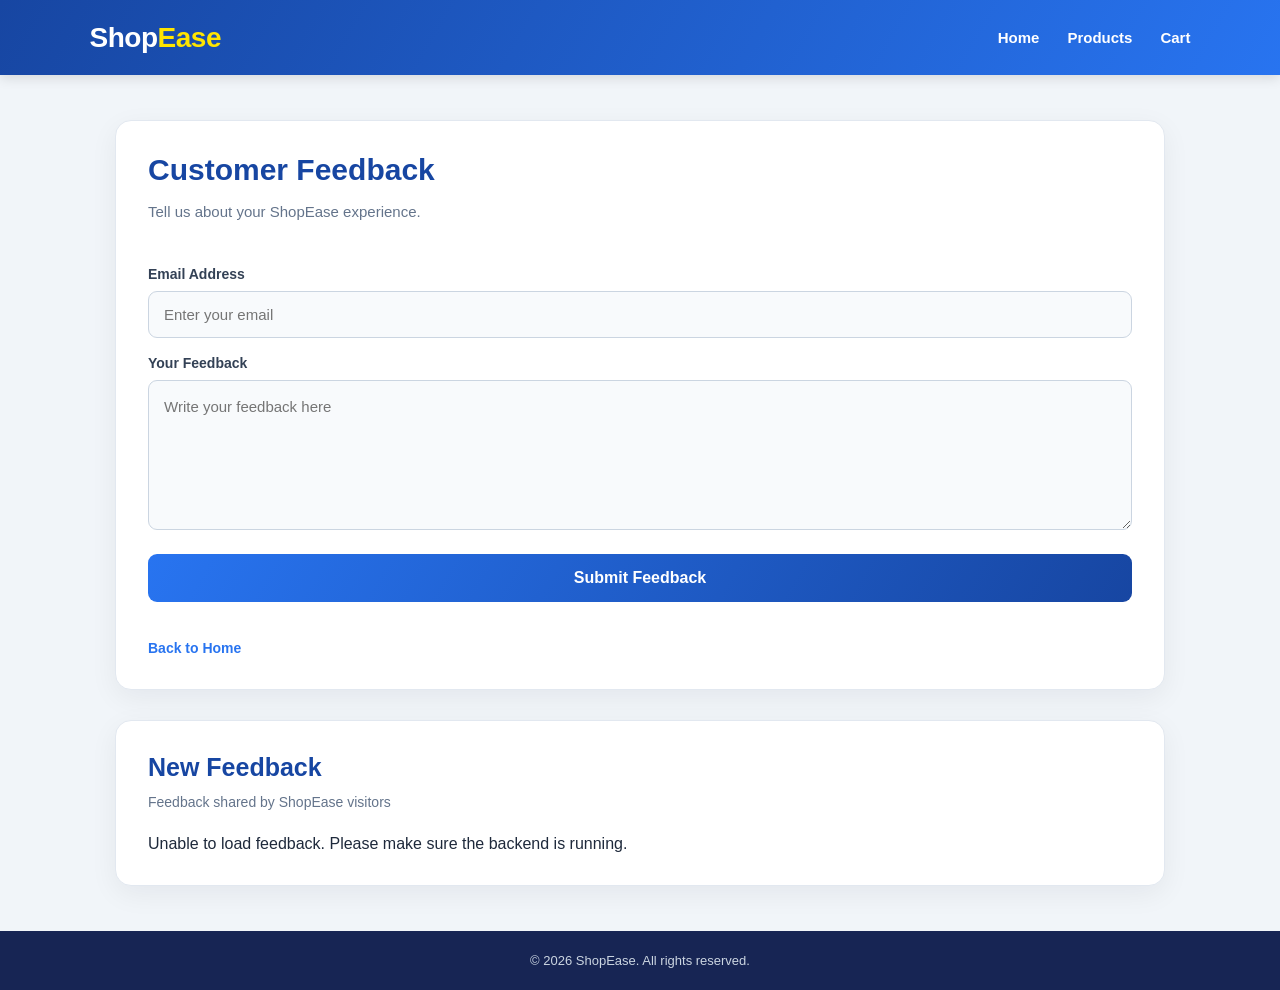
<file: Frontend/feedback.html>
<!DOCTYPE html>
<html lang="en">
<head>
    <meta charset="UTF-8">
    <meta name="viewport" content="width=device-width, initial-scale=1.0">
    <title>Customer Feedback | ShopEase</title>

    <link rel="stylesheet" href="Css/feedback.css">
    <script src="Js/feedback.js" defer></script>
</head>
<body>

    <header class="header">
        <a href="index.html" class="logo">Shop<span>Ease</span></a>

        <nav>
            <a href="index.html">Home</a>
            <a href="products.html">Products</a>
            <a href="cart.html">Cart</a>
        </nav>
    </header>

    <main class="container">

        <section class="feedback-card">
            <h1>Customer Feedback</h1>
            <p>Tell us about your ShopEase experience.</p>

            <form id="feedbackForm">
                <label for="email">Email Address</label>
                <input
                    type="email"
                    id="email"
                    maxlength="255"
                    placeholder="Enter your email"
                    required
                >

                <label for="feedback">Your Feedback</label>
                <textarea
                    id="feedback"
                    rows="5"
                    maxlength="2000"
                    placeholder="Write your feedback here"
                    required
                ></textarea>

                <button type="submit" id="submitFeedbackBtn">
                    Submit Feedback
                </button>

                <p id="message" role="status"></p>
            </form>

            <a href="index.html" class="back-link">Back to Home</a>
        </section>

        <section class="feedback-list-section">
            <h2>New Feedback</h2>
            <p>Feedback shared by ShopEase visitors</p>

            <div id="feedbackList">
                <p>Loading feedback...</p>
            </div>
        </section>

    </main>

    <footer>
        <p>© 2026 ShopEase. All rights reserved.</p>
    </footer>

</body>
</html>
</file>
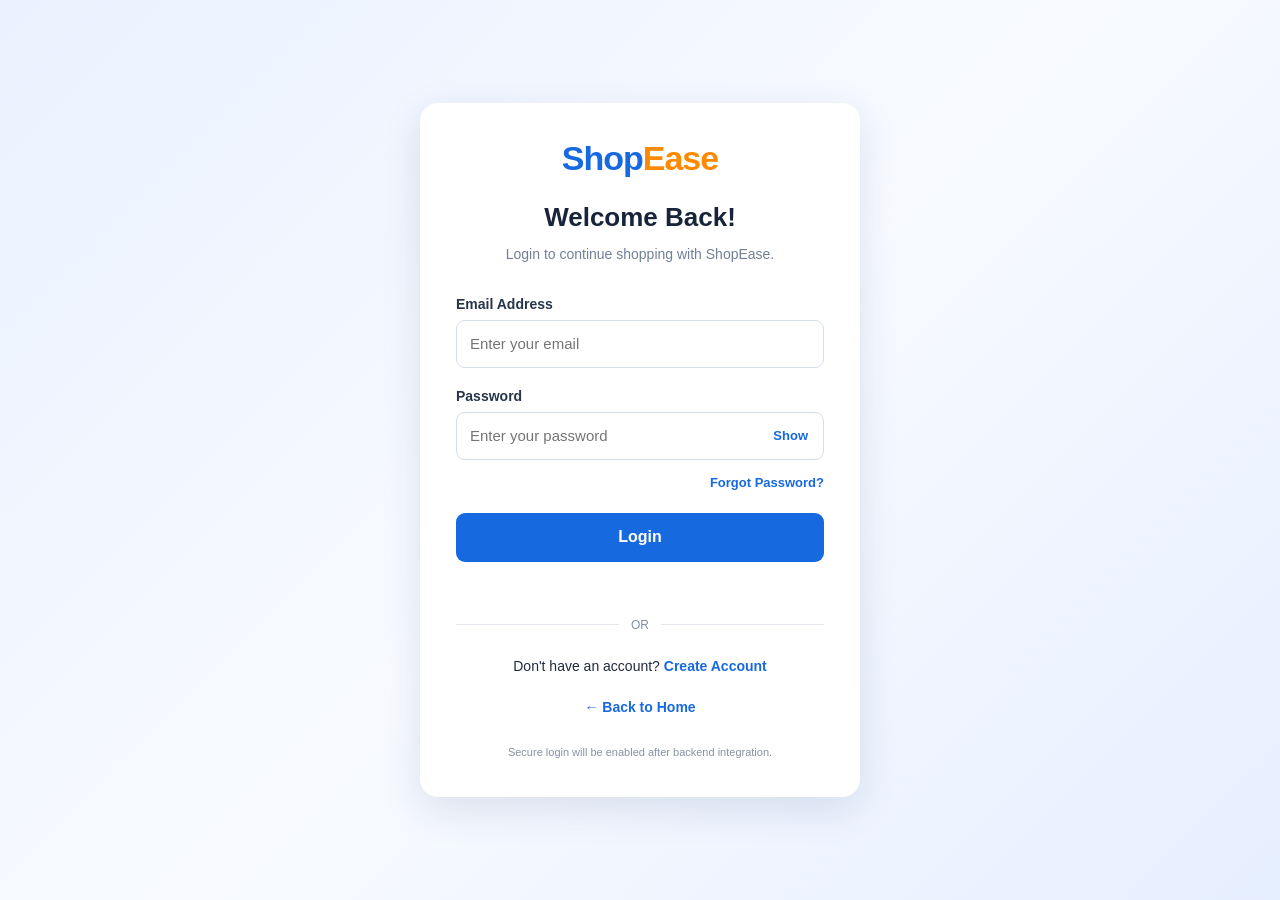
<file: Frontend/login.html>
<!DOCTYPE html>
<html lang="en">
<head>
    <meta charset="UTF-8">
    <meta name="viewport" content="width=device-width, initial-scale=1.0">

    <title>ShopEase | Login</title>

    <link rel="stylesheet" href="Css/login.css">
</head>
<body>

    <main class="login-container">

        <header class="login-header">
            <a href="index.html" class="logo">Shop<span>Ease</span></a>
            <h2>Welcome Back!</h2>
            <p>Login to continue shopping with ShopEase.</p>
        </header>

        <form id="loginForm" novalidate>

            <div class="form-group">
                <label for="email">Email Address</label>
                <input
                    type="email"
                    id="email"
                    name="email"
                    placeholder="Enter your email"
                    autocomplete="off"
                    required
                >
                <small class="field-error" id="emailError"></small>
            </div>

            <div class="form-group">
                <label for="password">Password</label>

                <div class="password-wrapper">
                    <input
                        type="password"
                        id="password"
                        name="password"
                        placeholder="Enter your password"
                        autocomplete="new-password"
                        required
                    >

                    <button
                        type="button"
                        id="togglePassword"
                        class="toggle-password"
                        aria-label="Show password"
                    >Show</button>
                </div>

                <small class="field-error" id="passwordError"></small>
            </div>

            <div class="forgot-password">
                <a href="forgot-password.html">Forgot Password?</a>
            </div>

            <button type="submit" id="loginBtn" class="login-btn">
                Login
            </button>

            <p id="message" class="message" role="status" aria-live="polite"></p>

        </form>

        <div class="divider">
            <span>OR</span>
        </div>

        <p class="register-link">
            Don't have an account?
            <a href="register.html">Create Account</a>
        </p>

        <p class="home-link">
            <a href="index.html">← Back to Home</a>
        </p>

        <p class="security-note">
            Secure login will be enabled after backend integration.
        </p>

    </main>

    <script src="Js/login.js"></script>

</body>
</html>
</file>
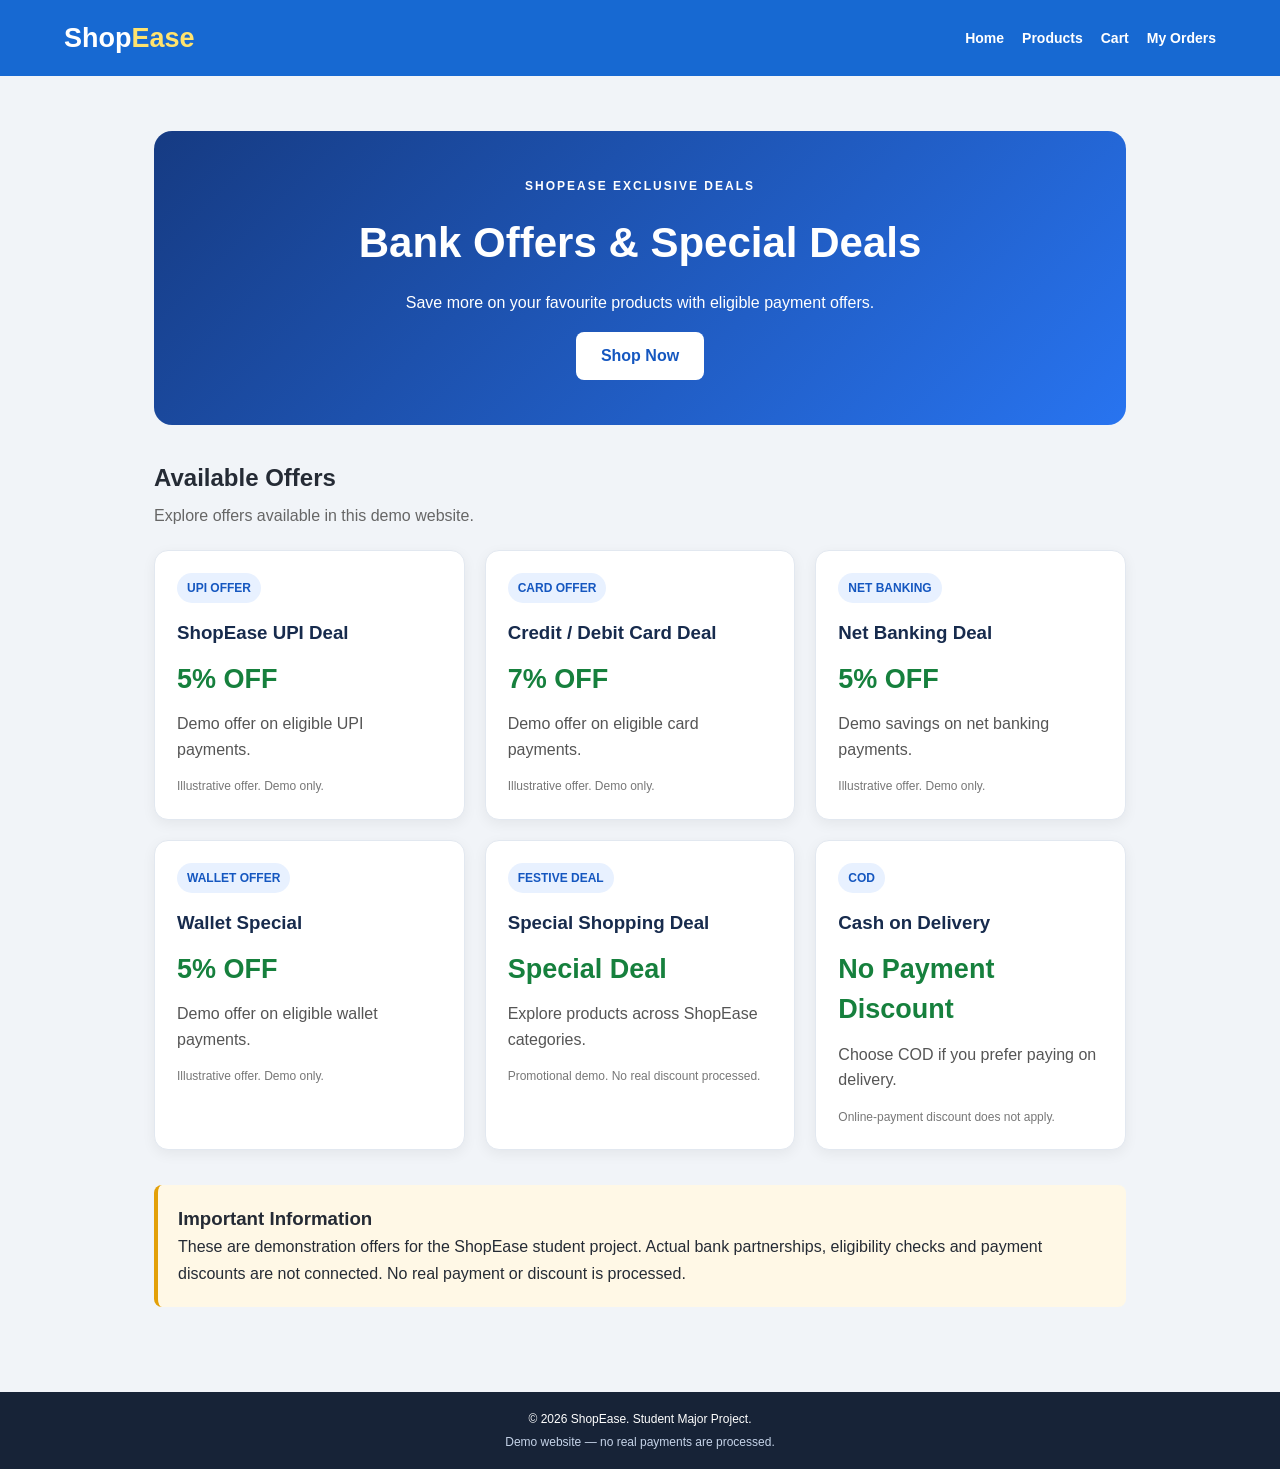
<file: Frontend/offers.html>
<!DOCTYPE html>
<html lang="en">
<head>
    <meta charset="UTF-8">
    <meta name="viewport" content="width=device-width, initial-scale=1.0">
    <title>ShopEase | Bank Offers & Special Deals</title>
    <link rel="stylesheet" href="Css/style.css">
    <link rel="stylesheet" href="Css/offers.css">
    <script src="Js/offers.js" defer></script>
</head>
<body>

<header class="navbar">
    <a href="index.html" class="logo">Shop<span>Ease</span></a>
    <nav class="nav-links">
        <a href="index.html">Home</a>
        <a href="products.html">Products</a>
        <a href="cart.html">Cart</a>
        <a href="orders.html">My Orders</a>
    </nav>
</header>

<main class="offers-container">
    <section class="offers-hero">
        <p class="offers-tag">SHOPEASE EXCLUSIVE DEALS</p>
        <h1>Bank Offers & Special Deals</h1>
        <p>Save more on your favourite products with eligible payment offers.</p>
        <a href="products.html" class="offers-shop-btn">Shop Now</a>
    </section>

    <section class="offers-section">
        <h2>Available Offers</h2>
        <p class="offers-subtitle">Explore offers available in this demo website.</p>
        <div id="offersGrid" class="offers-grid"></div>
    </section>

    <section class="offers-note">
        <h3>Important Information</h3>
        <p>These are demonstration offers for the ShopEase student project.
        Actual bank partnerships, eligibility checks and payment discounts
        are not connected. No real payment or discount is processed.</p>
    </section>
</main>

<footer>
    <p>© 2026 ShopEase. Student Major Project.</p>
    <p>Demo website — no real payments are processed.</p>
</footer>

</body>
</html>
</file>
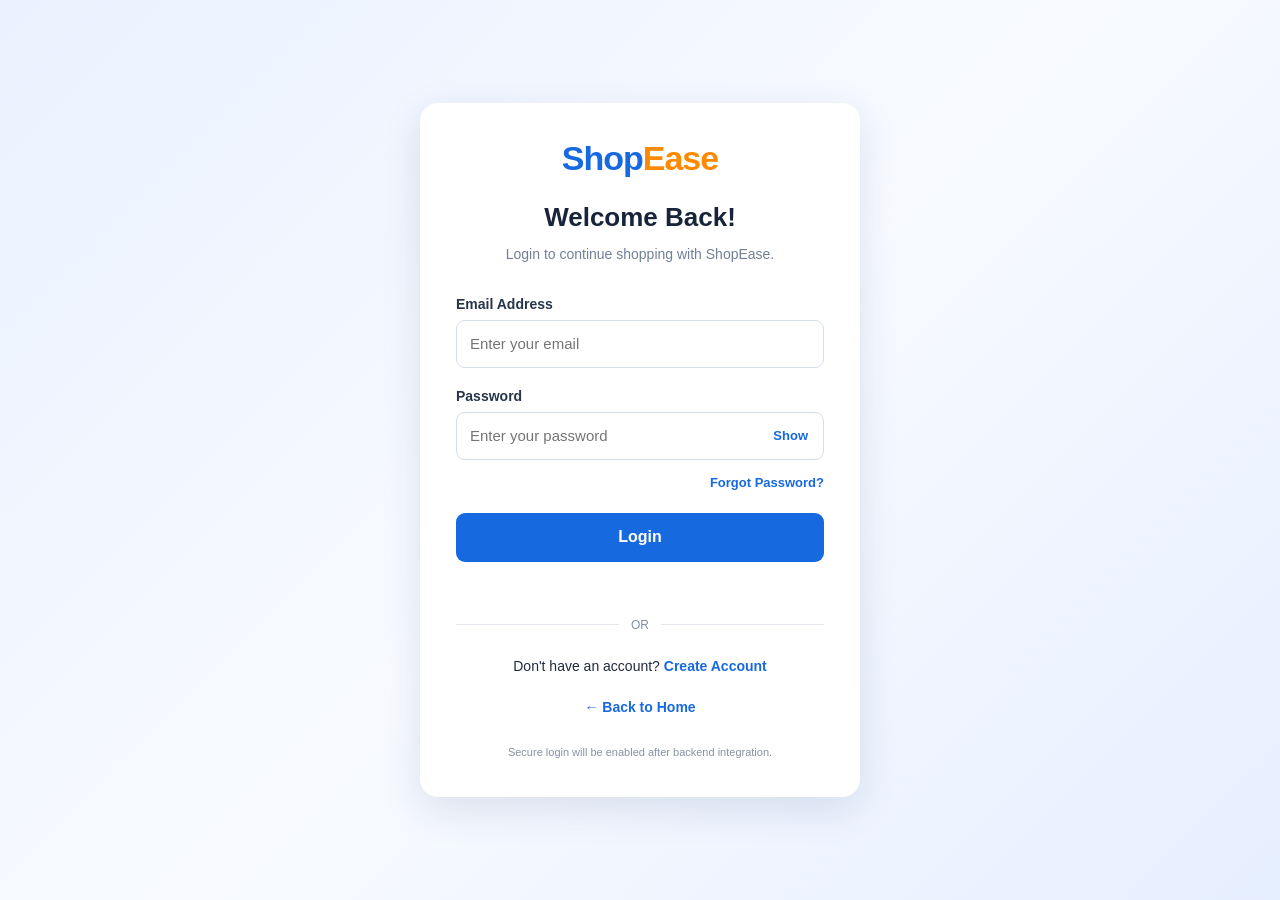
<file: Frontend/orders.html>
<!DOCTYPE html>
<html lang="en">
<head>
    <meta charset="UTF-8">
    <meta name="viewport" content="width=device-width, initial-scale=1.0">
    <title>ShopEase | My Orders</title>

    <script>
        if (localStorage.getItem("shopease_logged_in") !== "true") {
            window.location.replace("login.html");
        }
    </script>

    <link rel="stylesheet" href="Css/style.css">
    <script src="Js/orders.js" defer></script>
</head>
<body>

<header class="navbar">
    <a href="index.html" class="logo">Shop<span>Ease</span></a>

    <nav class="nav-links">
        <a href="index.html">Home</a>
        <a href="products.html">Products</a>
        <a href="cart.html">Cart</a>
    </nav>
</header>

<main class="orders-container">
    <div class="section-heading">
        <div>
            <h2>My Orders</h2>
            <p>Track and manage your ShopEase orders</p>
        </div>
        <a href="products.html">Continue Shopping</a>
    </div>

    <div id="ordersContainer"></div>
</main>

<footer>
    <p>© 2026 ShopEase. Student Major Project.</p>
    <p>Demo website — no real payments are processed.</p>
</footer>

</body>
</html>
</file>
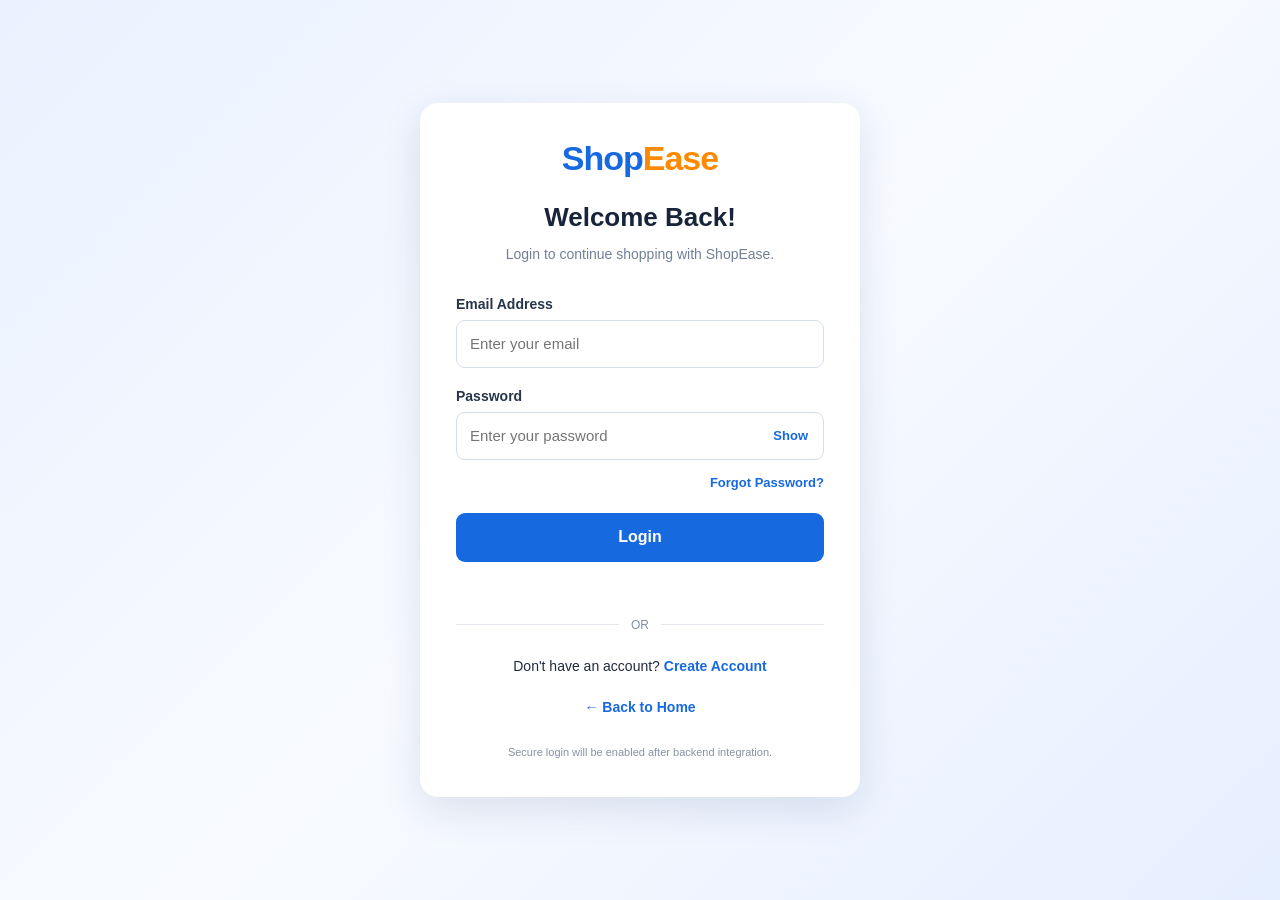
<file: Frontend/payment.html>
<!DOCTYPE html>
<html lang="en">
<head>
    <meta charset="UTF-8">
    <meta name="viewport" content="width=device-width, initial-scale=1.0">
    <title>ShopEase | Payment</title>

    <link rel="stylesheet" href="Css/style.css">
    <link rel="stylesheet" href="Css/payment.css">
    <script src="Js/payment.js" defer></script>
</head>
<body>

    <header class="navbar">
        <a href="index.html" class="logo">Shop<span>Ease</span></a>

        <nav class="nav-links">
            <a href="index.html">Home</a>
            <a href="products.html">Products</a>
            <a href="cart.html">Cart</a>
            <a href="orders.html">My Orders</a>
        </nav>
    </header>

    <main class="checkout-container">
        <h2>Secure Payment</h2>
        <p>Choose your preferred payment method.</p>

        <div class="checkout-layout">

            <section class="checkout-card payment-card">
                <h3>Payment Methods</h3>

                <form id="paymentForm">

                    <label class="payment-option">
                        <input type="radio" name="paymentMethod" value="UPI" required>
                        <span>
                            <strong>UPI</strong>
                            <small>Google Pay, PhonePe, Paytm or UPI</small>
                        </span>
                    </label>

                    <label class="payment-option">
                        <input type="radio" name="paymentMethod" value="Card">
                        <span>
                            <strong>Credit / Debit Card</strong>
                            <small>Visa, Mastercard, RuPay</small>
                        </span>
                    </label>

                    <label class="payment-option">
                        <input type="radio" name="paymentMethod" value="Net Banking">
                        <span>
                            <strong>Net Banking</strong>
                            <small>Choose your bank in a real payment system</small>
                        </span>
                    </label>

                    <label class="payment-option">
                        <input type="radio" name="paymentMethod" value="Wallet">
                        <span>
                            <strong>Wallet</strong>
                            <small>Wallet payment option (demo)</small>
                        </span>
                    </label>

                    <label class="payment-option">
                        <input type="radio" name="paymentMethod" value="COD">
                        <span>
                            <strong>Cash on Delivery</strong>
                            <small>Pay when your order arrives</small>
                        </span>
                    </label>

                    <div class="bank-offer">
                        <h4>Bank Offers</h4>
                        <p>10% instant discount, up to ₹1,000</p>
                        <small>
                            Student project demo offer. Bank eligibility is
                            not verified and the discount is illustrative.
                        </small>
                    </div>

                    <button type="submit" class="primary-btn">
                        Continue
                    </button>

                </form>
            </section>

            <section class="checkout-card">
                <h3>Price Details</h3>

                <div id="paymentItems"></div>

                <hr>

                <p id="paymentSubtotal">Subtotal: ₹0</p>
                <p id="paymentDiscount">Bank Offer: ₹0</p>
                <h3 id="paymentTotal">Total Amount: ₹0</h3>

                <p class="checkout-note">
                    Demo website only. No real payment will be collected.
                </p>
            </section>

        </div>
    </main>

    <!-- Order Success Window -->
    <div id="orderSuccessModal" class="payment-modal" style="display: none;">
        <div class="payment-modal-content" role="dialog"
             aria-modal="true" aria-labelledby="successTitle">

            <div class="success-icon">✓</div>

            <h2 id="successTitle">Order Placed Successfully!</h2>

            <p id="successOrderId"></p>
            <p id="successPaymentMethod"></p>
            <p id="successTotal"></p>

            <p class="demo-note">
                Demo only — no money has been charged.
            </p>

            <button type="button" id="viewOrdersBtn" class="primary-btn">
                View My Orders
            </button>
        </div>
    </div>

    <footer>
        <p>© 2026 ShopEase. Student Major Project.</p>
        <p>Demo website — no real payments are processed.</p>
    </footer>

</body>
</html>
</file>
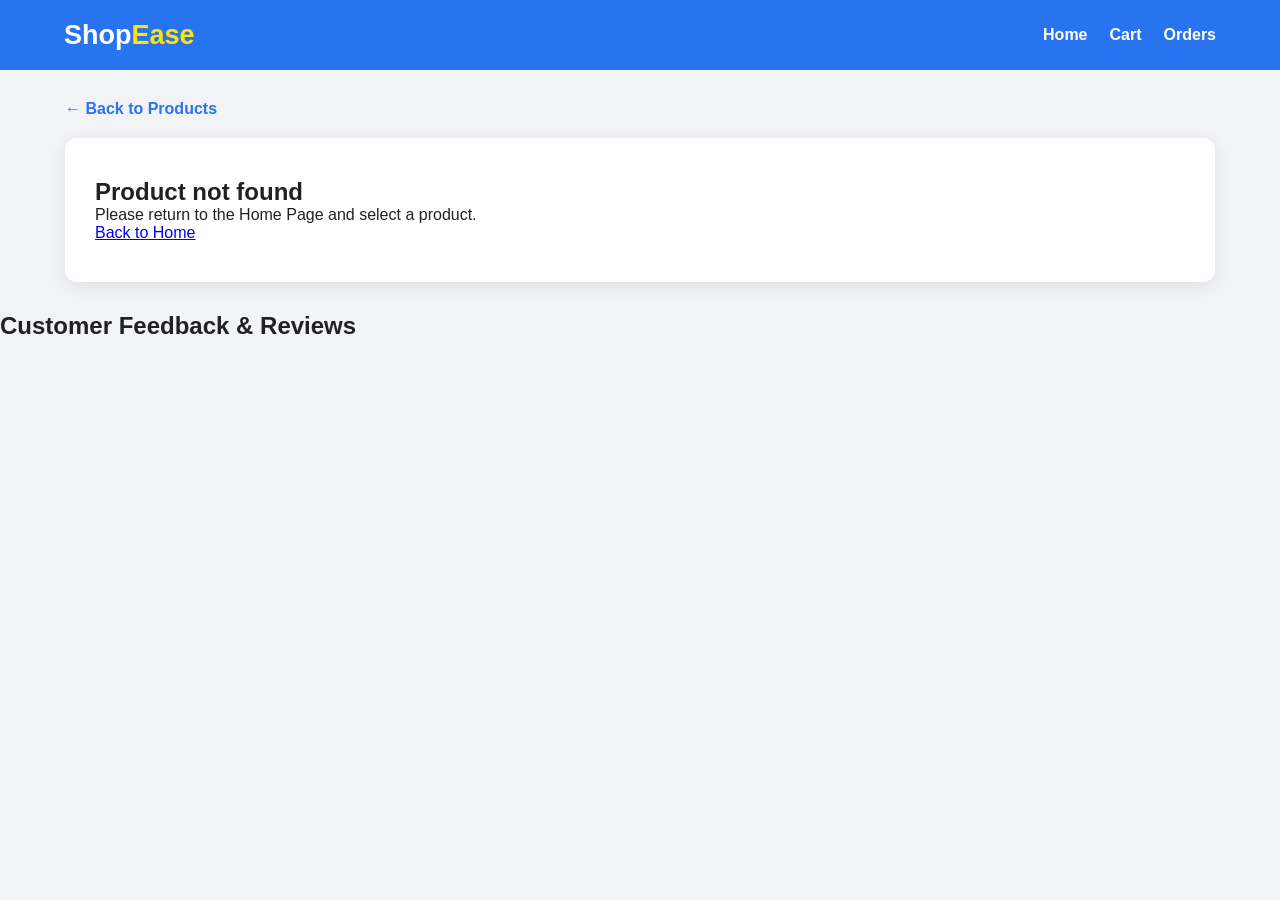
<file: Frontend/product-details.html>
<!DOCTYPE html>
<html lang="en">
<head>
    <meta charset="UTF-8">
    <meta name="viewport" content="width=device-width, initial-scale=1.0">

    <title>ShopEase | Product Details</title>

    <link rel="stylesheet" href="Css/product-details.css">
</head>
<body>

    <!-- Navbar -->
    <header class="details-navbar">
        <a href="index.html" class="logo">Shop<span>Ease</span></a>

        <nav>
            <a href="index.html">Home</a>
            <a href="cart.html">Cart</a>
            <a href="orders.html">Orders</a>
        </nav>
    </header>

    <!-- Product Details -->
    <main class="details-container">

        <a href="index.html" class="back-link">
            ← Back to Products
        </a>

        <section id="productDetails" class="product-details">
            <p>Loading product details...</p>
        </section>

    </main>

    <!-- Real Customer Feedback -->
    <section class="reviews-section" id="reviewsSection">
        <h2>Customer Feedback & Reviews</h2>

        <div id="reviewsList"></div>
    </section>

    <!-- JavaScript -->
    <script src="Js/product-details.js"></script>

</body>
</html>
</file>
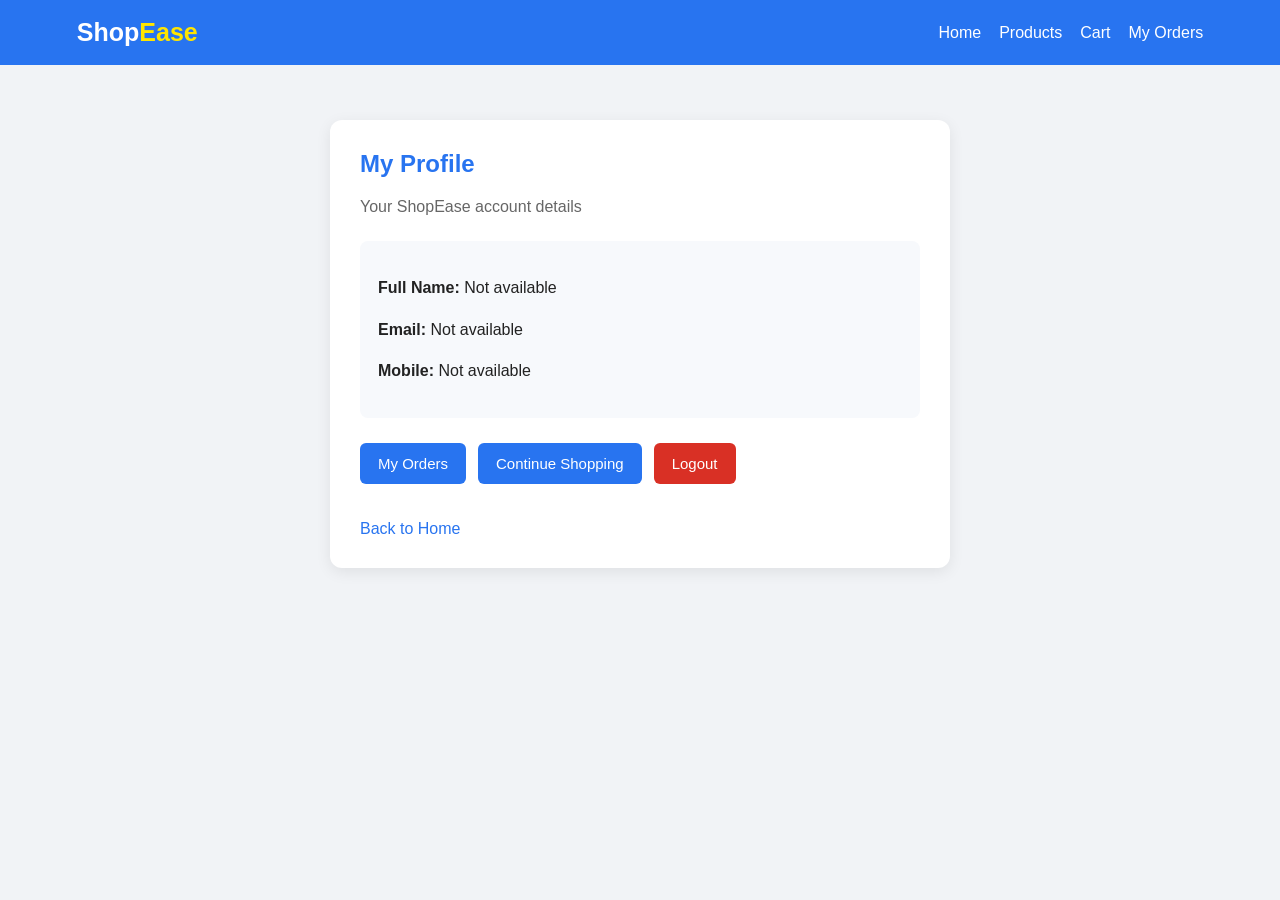
<file: Frontend/profile.html>
<!DOCTYPE html>
<html lang="en">
<head>
    <meta charset="UTF-8">
    <meta name="viewport" content="width=device-width, initial-scale=1.0">
    <title>My Profile | ShopEase</title>
    <link rel="stylesheet" href="Css/profile.css">
</head>
<body>

    <header class="header">
        <a href="index.html" class="logo">Shop<span>Ease</span></a>

        <nav>
            <a href="index.html">Home</a>
            <a href="products.html">Products</a>
            <a href="cart.html">Cart</a>
            <a href="orders.html">My Orders</a>
        </nav>
    </header>

    <main class="profile-container">
        <section class="profile-card">
            <h1>My Profile</h1>
            <p class="subtitle">Your ShopEase account details</p>

            <div class="profile-info">
                <p><strong>Full Name:</strong> <span id="profileName">Not available</span></p>
                <p><strong>Email:</strong> <span id="profileEmail">Not available</span></p>
                <p><strong>Mobile:</strong> <span id="profileMobile">Not available</span></p>
            </div>

            <div class="profile-actions">
                <a href="orders.html" class="profile-btn">My Orders</a>
                <a href="products.html" class="profile-btn">Continue Shopping</a>
                <button type="button" id="logoutBtn">Logout</button>
            </div>

            <p id="profileMessage" role="status"></p>
            <a href="index.html" class="back-link">Back to Home</a>
        </section>
    </main>

    <script src="Js/profile.js"></script>
</body>
</html>
</file>
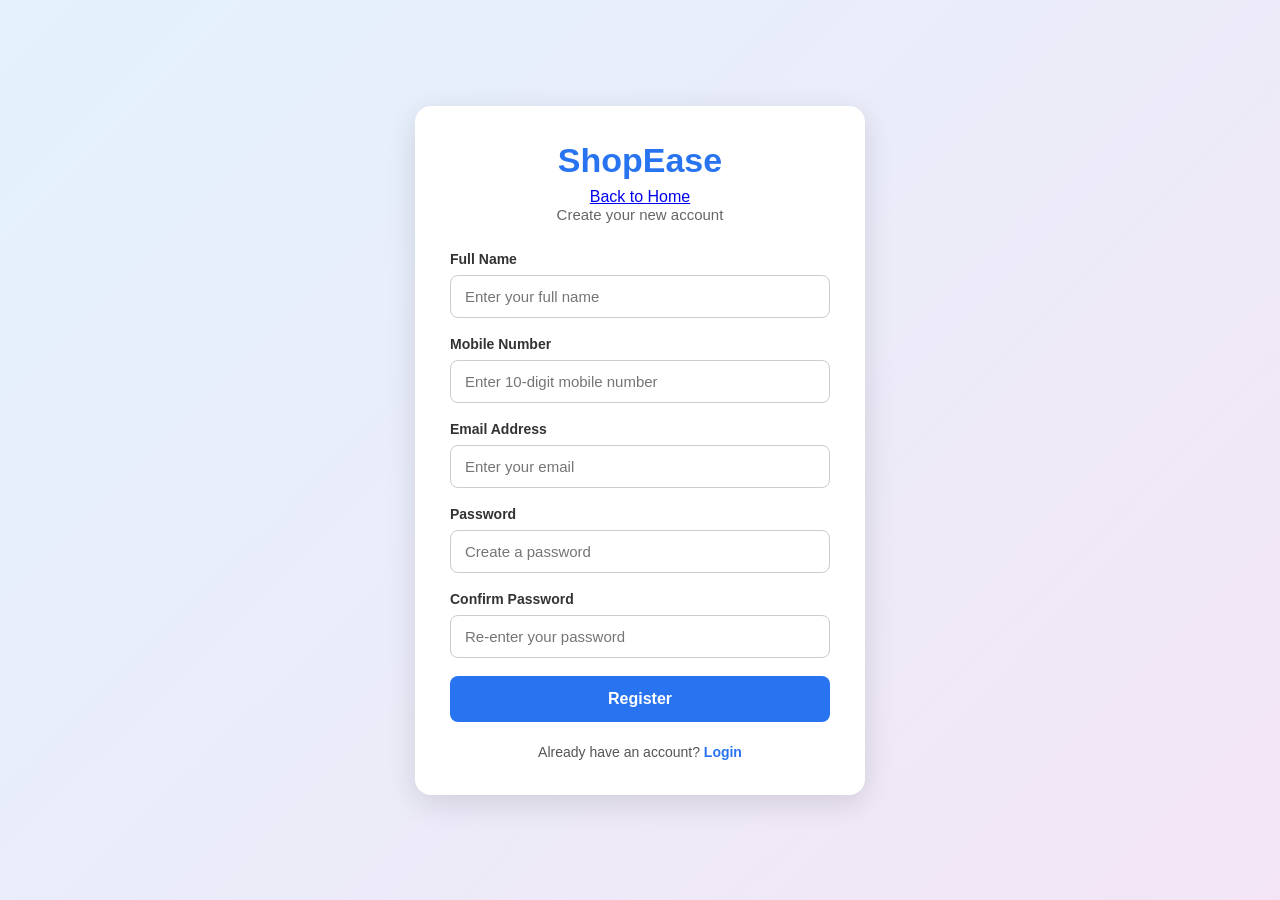
<file: Frontend/register.html>
<!DOCTYPE html>
<html lang="en">
<head>
    <meta charset="UTF-8">
    <meta name="viewport" content="width=device-width, initial-scale=1.0">

    <title>ShopEase | Register</title>

    <link rel="stylesheet" href="Css/register.css">
</head>
<body>

    <div class="register-container">

        <div class="register-header">
            <h1>ShopEase</h1>
            <a href="index.html">Back to Home</a>
            <p>Create your new account</p>
        </div>

        <form id="registerForm">

            <div class="form-group">
                <label for="fullName">Full Name</label>
                <input
                    type="text"
                    id="fullName"
                    name="fullName"
                    placeholder="Enter your full name"
                    required
                >
            </div>

            <div class="form-group">
                <label for="mobile">Mobile Number</label>
                <input
                    type="tel"
                    id="mobile"
                    name="mobile"
                    placeholder="Enter 10-digit mobile number"
                    inputmode="numeric"
                    pattern="[0-9]{10}"
                    maxlength="10"
                    required
                >
            </div>

            <div class="form-group">
                <label for="email">Email Address</label>
                <input
                    type="email"
                    id="email"
                    name="email"
                    placeholder="Enter your email"
                    required
                >
            </div>

            <div class="form-group">
                <label for="password">Password</label>
                <input
                    type="password"
                    id="password"
                    name="password"
                    placeholder="Create a password"
                    minlength="8"
                    required
                >
            </div>

            <div class="form-group">
                <label for="confirmPassword">Confirm Password</label>
                <input
                    type="password"
                    id="confirmPassword"
                    name="confirmPassword"
                    placeholder="Re-enter your password"
                    minlength="8"
                    required
                >
            </div>

            <button type="submit" id="registerBtn">
                Register
            </button>

            <p id="message" role="status"></p>

        </form>

        <p class="login-link">
            Already have an account?
            <a href="login.html">Login</a>
        </p>

    </div>

    <script src="Js/register.js"></script>

</body>
</html>
</file>
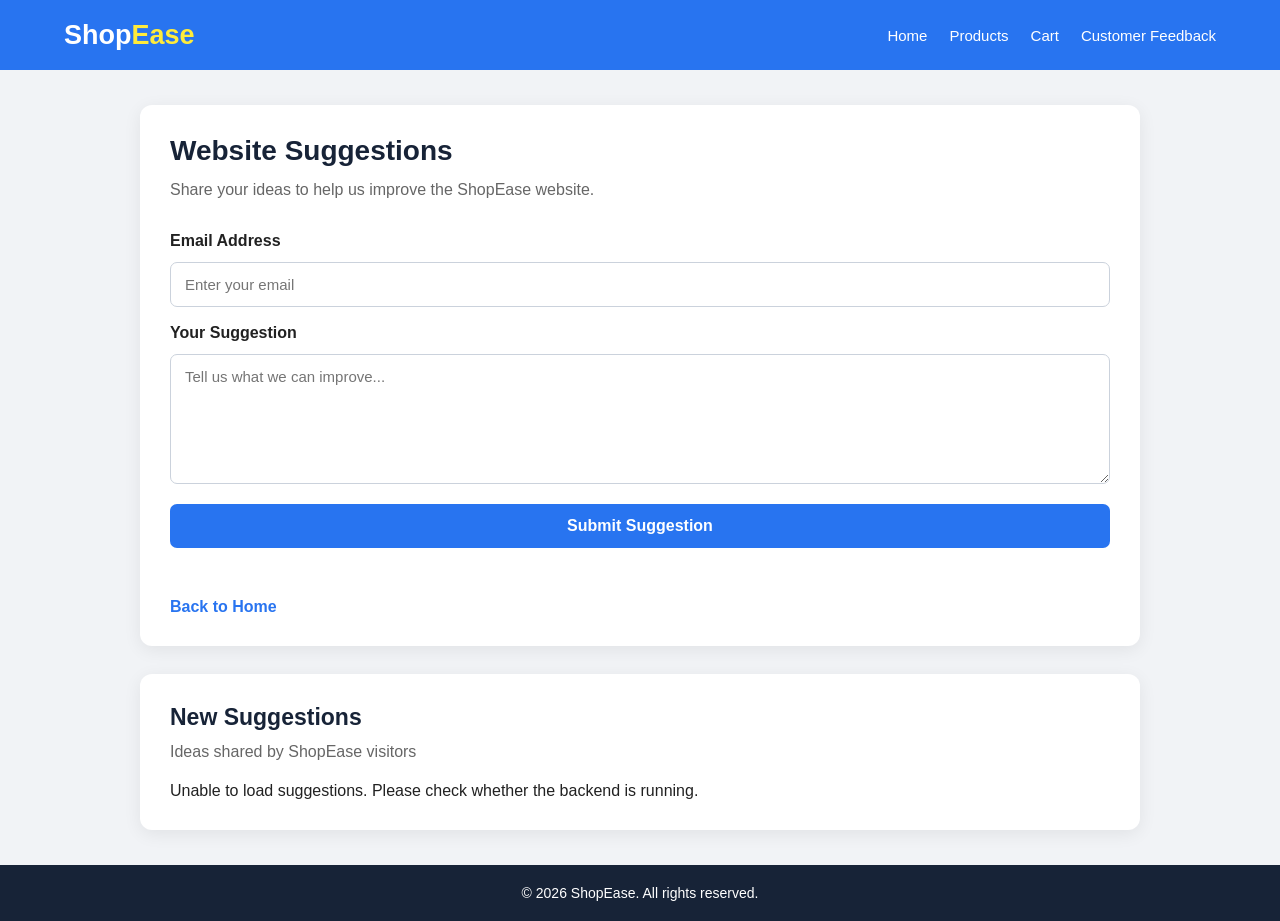
<file: Frontend/suggestions.html>
<!DOCTYPE html>
<html lang="en">
<head>
    <meta charset="UTF-8">
    <meta name="viewport" content="width=device-width, initial-scale=1.0">
    <title>Website Suggestions | ShopEase</title>

    <link rel="stylesheet" href="Css/suggestions.css">
    <script src="Js/suggestions.js" defer></script>
</head>
<body>

    <header class="header">
        <a href="index.html" class="logo">Shop<span>Ease</span></a>

        <nav>
            <a href="index.html">Home</a>
            <a href="products.html">Products</a>
            <a href="cart.html">Cart</a>
            <a href="feedback.html">Customer Feedback</a>
        </nav>
    </header>

    <main class="container">

        <section class="suggestion-card">
            <h1>Website Suggestions</h1>
            <p>
                Share your ideas to help us improve the ShopEase website.
            </p>

            <form id="suggestionForm">

                <label for="email">Email Address</label>
                <input
                    type="email"
                    id="email"
                    maxlength="255"
                    placeholder="Enter your email"
                    required
                >

                <label for="suggestion">Your Suggestion</label>
                <textarea
                    id="suggestion"
                    rows="5"
                    maxlength="2000"
                    placeholder="Tell us what we can improve..."
                    required
                ></textarea>

                <button type="submit" id="submitSuggestionBtn">
                    Submit Suggestion
                </button>

                <p id="message" role="status"></p>
            </form>

            <a href="index.html" class="back-link">Back to Home</a>
        </section>

        <section class="suggestion-list-section">
            <h2>New Suggestions</h2>
            <p>Ideas shared by ShopEase visitors</p>

            <div id="suggestionList">
                <p>Loading suggestions...</p>
            </div>
        </section>

    </main>

    <footer>
        <p>© 2026 ShopEase. All rights reserved.</p>
    </footer>

</body>
</html>
</file>
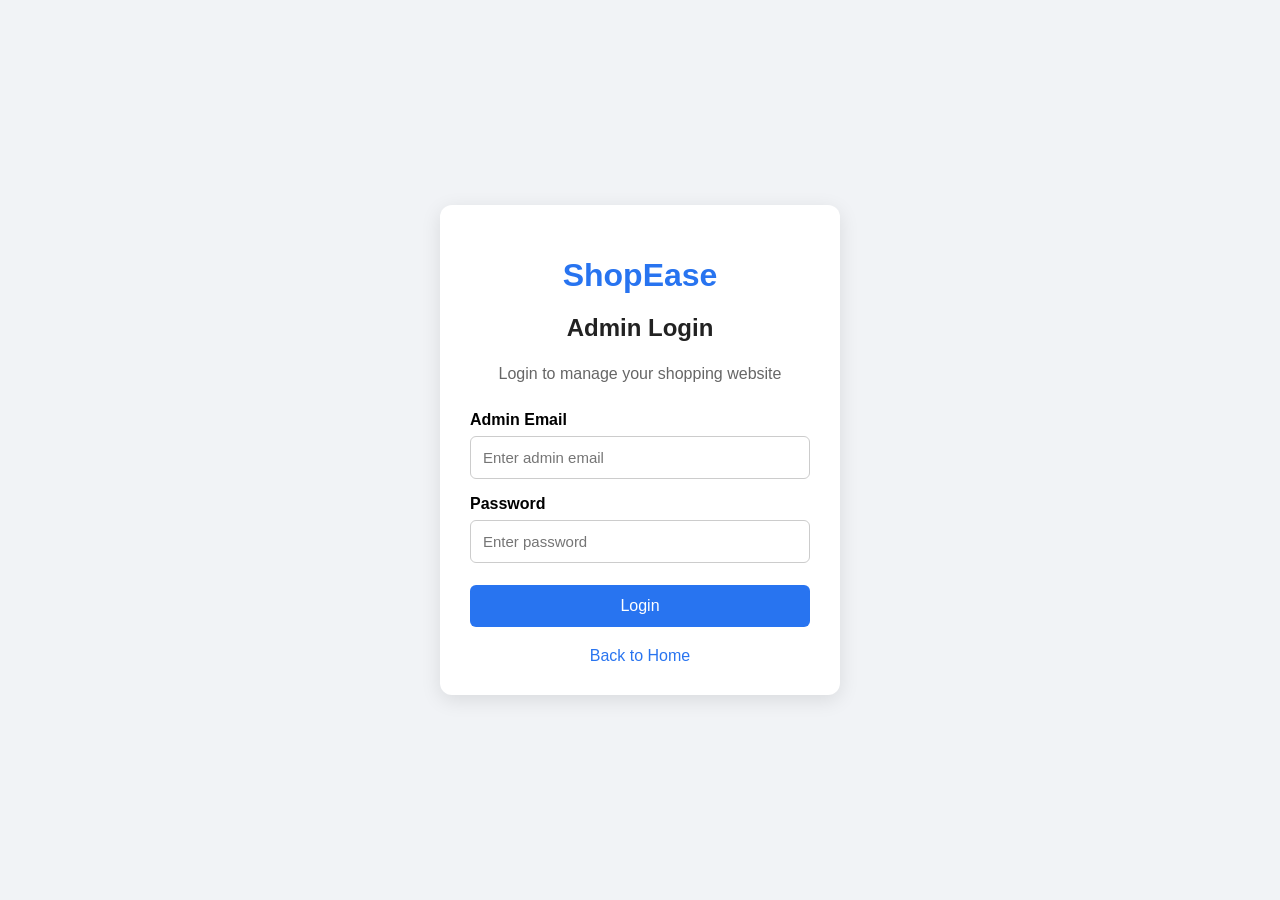
<file: Frontend/Admin/admin-login.html>
<!DOCTYPE html>
<html lang="en">
<head>
    <meta charset="UTF-8">
    <meta name="viewport" content="width=device-width, initial-scale=1.0">
    <title>ShopEase Admin Login</title>
    <link rel="stylesheet" href="../Css/admin-login.css">
</head>
<body>
    <main class="login-container">
        <h1>ShopEase</h1>
        <h2>Admin Login</h2>
        <p class="subtitle">Login to manage your shopping website</p>

        <form id="adminLoginForm">
            <label for="adminEmail">Admin Email</label>
            <input
                type="email"
                id="adminEmail"
                placeholder="Enter admin email"
                autocomplete="off"
                required
            >

            <label for="adminPassword">Password</label>
            <input
                type="password"
                id="adminPassword"
                placeholder="Enter password"
                autocomplete="new-password"
                required
            >

            <button type="submit">Login</button>
            <p id="loginMessage" role="status"></p>
        </form>

        <a href="../index.html">Back to Home</a>
    </main>

    <script src="../Js/admin-login.js"></script>
</body>
</html>
</file>
<file: Frontend/Css/feedback.css>
/* ===== Global Reset ===== */
* {
    margin: 0;
    padding: 0;
    box-sizing: border-box;
}

body {
    font-family: Arial, Helvetica, sans-serif;
    background: #f1f5f9;
    color: #1e293b;
    min-height: 100vh;
    display: flex;
    flex-direction: column;
}

/* ===== Navigation Bar ===== */
.header {
    background: linear-gradient(120deg, #1746a2, #2874f0);
    min-height: 75px;
    padding: 16px 7%;
    display: flex;
    justify-content: space-between;
    align-items: center;
    gap: 20px;
    flex-wrap: wrap;
    box-shadow: 0 3px 12px rgba(0, 0, 0, 0.12);
}

.logo {
    color: #ffffff;
    text-decoration: none;
    font-size: 28px;
    font-weight: 800;
    letter-spacing: -0.5px;
}

.logo span {
    color: #ffe500;
}

.header nav {
    display: flex;
    align-items: center;
    gap: 28px;
    flex-wrap: wrap;
}

.header nav a {
    color: #ffffff;
    text-decoration: none;
    font-size: 15px;
    font-weight: 600;
    transition: color 0.2s ease;
}

.header nav a:hover {
    color: #ffe500;
}

/* ===== Main Layout ===== */
.container {
    width: 92%;
    max-width: 1050px;
    margin: 45px auto;
    flex: 1;
}

.feedback-card,
.feedback-list-section {
    background: #ffffff;
    border: 1px solid #e2e8f0;
    border-radius: 16px;
    padding: 32px;
    box-shadow: 0 8px 28px rgba(15, 23, 42, 0.06);
}

/* ===== Feedback Form ===== */
.feedback-card h1 {
    color: #1746a2;
    font-size: 30px;
    margin-bottom: 12px;
}

.feedback-card > p {
    color: #64748b;
    font-size: 15px;
    line-height: 1.7;
    margin-bottom: 24px;
}

#feedbackForm {
    display: flex;
    flex-direction: column;
}

#feedbackForm label {
    font-size: 14px;
    font-weight: 700;
    margin: 17px 0 9px;
    color: #334155;
}

#feedbackForm input,
#feedbackForm textarea {
    width: 100%;
    padding: 14px 15px;
    border: 1px solid #cbd5e1;
    border-radius: 9px;
    background: #f8fafc;
    color: #1e293b;
    font-family: inherit;
    font-size: 15px;
    outline: none;
    transition: border-color 0.2s, box-shadow 0.2s,
                background 0.2s;
}

#feedbackForm input:focus,
#feedbackForm textarea:focus {
    border-color: #2874f0;
    background: #ffffff;
    box-shadow: 0 0 0 3px rgba(40, 116, 240, 0.12);
}

#feedbackForm textarea {
    resize: vertical;
    min-height: 130px;
    line-height: 1.6;
}

#submitFeedbackBtn {
    margin-top: 24px;
    width: 100%;
    padding: 15px;
    border: none;
    border-radius: 9px;
    background: linear-gradient(120deg, #2874f0, #1746a2);
    color: #ffffff;
    font-size: 16px;
    font-weight: 700;
    cursor: pointer;
    transition: transform 0.2s, box-shadow 0.2s;
}

#submitFeedbackBtn:hover {
    transform: translateY(-2px);
    box-shadow: 0 6px 15px rgba(40, 116, 240, 0.25);
}

#submitFeedbackBtn:disabled {
    opacity: 0.65;
    cursor: not-allowed;
    transform: none;
    box-shadow: none;
}

#message {
    margin-top: 14px;
    font-size: 14px;
    font-weight: 600;
    line-height: 1.6;
    overflow-wrap: anywhere;
}

.back-link {
    display: inline-block;
    margin-top: 24px;
    color: #2874f0;
    text-decoration: none;
    font-size: 14px;
    font-weight: 600;
}

.back-link:hover {
    text-decoration: underline;
}

/* ===== New Feedback Section ===== */
.feedback-list-section {
    margin-top: 30px;
}

.feedback-list-section h2 {
    color: #1746a2;
    font-size: 25px;
    margin-bottom: 9px;
}

.feedback-list-section > p {
    color: #64748b;
    font-size: 14px;
    line-height: 1.6;
    margin-bottom: 22px;
}

/* Individual Feedback Card */
.feedback-item {
    background: #f8fafc;
    border: 1px solid #e2e8f0;
    border-left: 4px solid #2874f0;
    border-radius: 10px;
    padding: 20px;
    margin-top: 16px;
    overflow-wrap: anywhere;
    transition: box-shadow 0.2s, transform 0.2s;
}

.feedback-item:hover {
    box-shadow: 0 5px 16px rgba(15, 23, 42, 0.07);
    transform: translateY(-2px);
}

.feedback-item h3 {
    color: #1746a2;
    font-size: 15px;
    margin-bottom: 10px;
}

.feedback-item p {
    color: #334155;
    font-size: 15px;
    line-height: 1.8;
    white-space: pre-wrap;
}

.feedback-date {
    display: block;
    margin-top: 14px;
    color: #64748b;
    font-size: 12px;
}

/* ===== Footer ===== */
footer {
    background: #172554;
    color: #cbd5e1;
    text-align: center;
    padding: 22px 15px;
    font-size: 13px;
}

/* ===== Responsive Design ===== */
@media (max-width: 600px) {
    .header {
        padding: 16px 5%;
        justify-content: center;
        text-align: center;
    }

    .logo {
        font-size: 25px;
    }

    .header nav {
        justify-content: center;
        gap: 18px;
    }

    .header nav a {
        font-size: 14px;
    }

    .container {
        width: 94%;
        margin: 22px auto;
    }

    .feedback-card,
    .feedback-list-section {
        padding: 21px;
        border-radius: 12px;
    }

    .feedback-card h1 {
        font-size: 25px;
    }

    .feedback-list-section h2 {
        font-size: 22px;
    }

    .feedback-item {
        padding: 16px;
    }
}
</file>
<file: Frontend/Css/login.css>
* {
    margin: 0;
    padding: 0;
    box-sizing: border-box;
}

body {
    min-height: 100vh;
    display: flex;
    justify-content: center;
    align-items: center;
    padding: 25px 16px;
    font-family: Arial, sans-serif;
    background: linear-gradient(135deg, #eaf2ff, #f8faff, #e6efff);
    color: #202b3c;
}

.login-container {
    width: 100%;
    max-width: 440px;
    padding: 36px;
    background: #ffffff;
    border-radius: 18px;
    box-shadow: 0 12px 40px rgba(22, 52, 100, 0.12);
}

.login-header {
    text-align: center;
    margin-bottom: 30px;
}

.logo {
    display: inline-block;
    margin-bottom: 24px;
    color: #1769e0;
    font-size: 34px;
    font-weight: 800;
    text-decoration: none;
    letter-spacing: -1px;
}

.logo span {
    color: #ff8a00;
}

.login-header h2 {
    margin-bottom: 10px;
    font-size: 26px;
    color: #17243a;
}

.login-header p {
    color: #718096;
    font-size: 14px;
    line-height: 1.6;
}

.form-group {
    margin-bottom: 20px;
}

.form-group label {
    display: block;
    margin-bottom: 8px;
    font-size: 14px;
    font-weight: 700;
    color: #26354a;
}

.form-group input {
    width: 100%;
    height: 48px;
    padding: 0 13px;
    border: 1px solid #d5deeb;
    border-radius: 9px;
    outline: none;
    font-size: 15px;
    color: #202b3c;
    background: #fff;
    transition: border-color 0.2s, box-shadow 0.2s;
}

.form-group input:focus {
    border-color: #1769e0;
    box-shadow: 0 0 0 3px rgba(23, 105, 224, 0.12);
}

.password-wrapper {
    display: flex;
    align-items: center;
    position: relative;
}

.password-wrapper input {
    padding-right: 68px;
}

.toggle-password {
    position: absolute;
    right: 10px;
    padding: 6px;
    border: none;
    background: transparent;
    color: #1769e0;
    font-size: 13px;
    font-weight: 700;
    cursor: pointer;
}

.forgot-password {
    text-align: right;
    margin-top: -7px;
    margin-bottom: 22px;
}

.forgot-password a,
.register-link a,
.home-link a {
    color: #1769e0;
    text-decoration: none;
    font-weight: 700;
}

.forgot-password a {
    font-size: 13px;
}

.forgot-password a:hover,
.register-link a:hover,
.home-link a:hover {
    text-decoration: underline;
}

.login-btn {
    width: 100%;
    min-height: 49px;
    border: none;
    border-radius: 9px;
    background: #1769e0;
    color: #fff;
    font-size: 16px;
    font-weight: 700;
    cursor: pointer;
    transition: background 0.2s, transform 0.2s;
}

.login-btn:hover {
    background: #1056bd;
}

.login-btn:active {
    transform: scale(0.99);
}

.login-btn:disabled {
    opacity: 0.7;
    cursor: not-allowed;
}

.message {
    min-height: 20px;
    margin-top: 14px;
    font-size: 13px;
    text-align: center;
    line-height: 1.5;
}

.message.success {
    color: #16803d;
}

.message.error {
    color: #d12626;
}

.field-error {
    display: block;
    margin-top: 6px;
    color: #d12626;
    font-size: 12px;
}

.divider {
    display: flex;
    align-items: center;
    gap: 12px;
    margin: 22px 0;
    color: #8490a3;
    font-size: 12px;
}

.divider::before,
.divider::after {
    content: "";
    flex: 1;
    height: 1px;
    background: #e4e9f1;
}

.register-link,
.home-link {
    text-align: center;
    font-size: 14px;
    line-height: 1.8;
}

.home-link {
    margin-top: 16px;
}

.security-note {
    margin-top: 24px;
    text-align: center;
    color: #8792a3;
    font-size: 11px;
    line-height: 1.5;
}

@media (max-width: 480px) {
    .login-container {
        padding: 27px 21px;
        border-radius: 14px;
    }

    .logo {
        font-size: 30px;
    }

    .login-header h2 {
        font-size: 23px;
    }
}
</file>
<file: Frontend/Css/style.css>
/* =========================================
   ShopEase - Main Responsive Stylesheet
   Mobile | Tablet | Laptop | Desktop
========================================= */

/* ---------- Global ---------- */

* {
    box-sizing: border-box;
    margin: 0;
    padding: 0;
}

:root {
    --primary: #1769d2;
    --primary-dark: #1558c0;
    --dark: #172337;
    --light: #f1f4f8;
    --white: #ffffff;
    --text: #252b35;
    --muted: #687386;
    --border: #e1e6ee;
    --success: #198754;
    --danger: #dc3545;
    --radius: 10px;
    --shadow: 0 4px 15px rgba(0, 0, 0, 0.06);
}

html {
    width: 100%;
    scroll-behavior: smooth;
}

body {
    width: 100%;
    min-width: 0;
    font-family: Arial, sans-serif;
    background: var(--light);
    color: var(--text);
    line-height: 1.5;
}

img,
video,
iframe {
    max-width: 100%;
}

img {
    height: auto;
}

a {
    color: inherit;
    text-decoration: none;
}

button,
input,
select,
textarea {
    font: inherit;
}

button {
    cursor: pointer;
    touch-action: manipulation;
}

input,
select,
textarea {
    max-width: 100%;
}

button:focus-visible,
a:focus-visible,
input:focus-visible,
select:focus-visible,
textarea:focus-visible {
    outline: 2px solid var(--primary);
    outline-offset: 3px;
}

h1,
h2,
h3,
h4,
p,
span,
strong {
    overflow-wrap: anywhere;
}

main {
    width: 100%;
    max-width: 1440px;
    margin: 0 auto;
    padding: 25px 5%;
}

/* ---------- Navbar ---------- */

.navbar {
    width: 100%;
    min-height: 76px;
    padding: 14px 5%;
    display: flex;
    align-items: center;
    justify-content: space-between;
    gap: 18px;
    flex-wrap: wrap;
    background: var(--primary);
    color: var(--white);
}

.logo {
    flex-shrink: 0;
    font-size: 27px;
    font-weight: 800;
}

.logo span {
    color: #ffe36e;
}

.search-box {
    display: flex;
    flex: 1 1 260px;
    max-width: 520px;
    min-width: 0;
    background: var(--white);
    border-radius: 7px;
    overflow: hidden;
}

.search-box input {
    width: 100%;
    min-width: 0;
    padding: 12px;
    border: 0;
    outline: none;
}

.search-box button {
    flex-shrink: 0;
    padding: 0 17px;
    border: 0;
    background: #ffe36e;
    color: var(--dark);
    font-weight: bold;
}

.nav-links {
    display: flex;
    align-items: center;
    justify-content: flex-end;
    flex-wrap: wrap;
    gap: 12px 18px;
    font-size: 14px;
    font-weight: bold;
}

.nav-links a,
.categories a {
    transition: color 0.2s ease;
}

.nav-links a:hover,
.categories a:hover {
    color: #ffe36e;
}

/* ---------- Categories ---------- */

.categories {
    display: flex;
    justify-content: center;
    align-items: center;
    flex-wrap: wrap;
    gap: 14px 28px;
    padding: 17px;
    background: var(--white);
    box-shadow: 0 2px 7px #0000000c;
}

.categories a {
    font-size: 14px;
    font-weight: bold;
}

/* ---------- Buttons ---------- */

.primary-btn,
.offer-btn {
    display: inline-flex;
    align-items: center;
    justify-content: center;
    min-height: 42px;
    padding: 12px 20px;
    border: 0;
    border-radius: 6px;
    background: var(--primary);
    color: var(--white);
    font-weight: bold;
    text-align: center;
    cursor: pointer;
}

.primary-btn:hover {
    background: var(--primary-dark);
}

.offer-btn {
    background: #ffe36e;
    color: var(--dark);
}

/* ---------- Home Hero ---------- */

.hero {
    min-height: 250px;
    padding: 35px;
    display: flex;
    align-items: center;
    justify-content: space-between;
    gap: 20px;
    border-radius: 14px;
    background: linear-gradient(
        120deg,
        #dbeafe,
        #eff6ff,
        #d8f4ef
    );
}

.hero > * {
    min-width: 0;
}

.eyebrow {
    color: var(--primary);
    font-size: 12px;
    font-weight: bold;
    letter-spacing: 1px;
}

.hero h1 {
    margin: 10px 0;
    font-size: clamp(28px, 4vw, 42px);
    line-height: 1.2;
}

.hero p {
    margin-bottom: 17px;
}

.hero-icon {
    flex-shrink: 0;
    font-size: 95px;
}

/* ---------- Offer Banner ---------- */

.offer-banner {
    margin-top: 22px;
    padding: 25px;
    display: flex;
    align-items: center;
    justify-content: space-between;
    flex-wrap: wrap;
    gap: 20px;
    border-radius: 12px;
    background: var(--dark);
    color: var(--white);
}

.offer-banner p {
    margin: 5px 0;
}

.offer-banner small {
    color: #c5d3e8;
}

/* ---------- Section Heading ---------- */

.section-heading {
    margin: 32px 0 18px;
    display: flex;
    align-items: center;
    justify-content: space-between;
    flex-wrap: wrap;
    gap: 12px;
}

.section-heading p {
    color: var(--muted);
    font-size: 14px;
}

.section-heading > a {
    color: var(--primary);
    font-weight: bold;
}

.message {
    margin-bottom: 12px;
    color: var(--muted);
}

/* ---------- Product Grid ---------- */

.product-grid {
    display: grid;
    grid-template-columns: repeat(4, minmax(0, 1fr));
    gap: 18px;
}

.product-card {
    min-width: 0;
    padding: 17px;
    display: flex;
    flex-direction: column;
    gap: 9px;
    border: 1px solid var(--border);
    border-radius: 10px;
    background: var(--white);
    transition: box-shadow 0.2s, transform 0.2s;
}

.product-card:hover {
    box-shadow: 0 6px 20px #00000012;
    transform: translateY(-2px);
}

.product-image {
    width: 100%;
    height: 155px;
    display: flex;
    align-items: center;
    justify-content: center;
    overflow: hidden;
    border-radius: 8px;
    background: var(--white);
}

.product-image img {
    width: 100%;
    height: 100%;
    object-fit: contain;
}

.product-card h3 {
    font-size: 16px;
}

.product-category,
.delivery {
    color: var(--muted);
    font-size: 12px;
}

.rating {
    color: #14834b;
    font-size: 13px;
    font-weight: bold;
}

.price {
    font-size: 21px;
    font-weight: bold;
}

.old-price {
    margin-left: 5px;
    color: var(--muted);
    font-size: 13px;
    text-decoration: line-through;
}

.product-actions {
    margin-top: auto;
    display: flex;
    gap: 8px;
}

.product-actions button,
.product-actions a {
    flex: 1 1 0;
    min-width: 0;
    min-height: 42px;
    padding: 10px 5px;
    border: 0;
    border-radius: 5px;
    font-size: 12px;
    font-weight: bold;
    text-align: center;
    cursor: pointer;
}

.view-btn {
    background: #e8f1ff;
    color: var(--primary);
}

.add-btn {
    background: #ffe36e;
    color: var(--dark);
}

/* ---------- Survey Banner ---------- */

.survey-banner {
    margin-top: 30px;
    padding: 25px;
    display: flex;
    align-items: center;
    justify-content: space-between;
    flex-wrap: wrap;
    gap: 18px;
    border-radius: 12px;
    background: var(--white);
}

.survey-banner p {
    margin-top: 5px;
    color: var(--muted);
}

/* ---------- Quick Links ---------- */

.quick-links {
    margin: 30px 0 5px;
    display: flex;
    justify-content: center;
    flex-wrap: wrap;
    gap: 20px;
}

.quick-links a {
    color: var(--primary);
    font-size: 14px;
    font-weight: bold;
}

/* ---------- Footer ---------- */

footer {
    padding: 25px 15px;
    background: var(--dark);
    color: var(--white);
    text-align: center;
    font-size: 13px;
}

footer p + p {
    margin-top: 5px;
    color: #c5d3e8;
}

/* ---------- Cart Quantity Buttons ---------- */

#cartItems button[data-action="increase"],
#cartItems button[data-action="decrease"] {
    width: 42px;
    height: 38px;
    border: 0;
    border-radius: 8px;
    background: #2874f0;
    color: white;
    font-size: 22px;
    font-weight: bold;
}

#cartItems button[data-action="increase"]:hover,
#cartItems button[data-action="decrease"]:hover {
    background: #1558c0;
}

#cartItems button[data-action="remove"] {
    padding: 10px 18px;
    border: 1px solid var(--danger);
    border-radius: 8px;
    background: white;
    color: var(--danger);
    font-size: 14px;
    font-weight: bold;
}

#cartItems button[data-action="remove"]:hover {
    background: var(--danger);
    color: white;
}

#cartItems .product-actions {
    margin-top: 12px;
    display: flex;
    align-items: center;
    flex-wrap: wrap;
    gap: 12px;
}

/* =========================================
   CHECKOUT
========================================= */

.checkout-container {
    max-width: 1100px;
    margin: 35px auto;
    padding: 20px;
}

.checkout-container > h2 {
    margin-bottom: 8px;
    color: var(--dark);
    font-size: 30px;
}

.checkout-container > p {
    margin-bottom: 25px;
    color: #64748b;
}

.checkout-layout {
    display: grid;
    grid-template-columns: minmax(0, 1.5fr) minmax(0, 1fr);
    align-items: start;
    gap: 25px;
}

.checkout-card {
    min-width: 0;
    padding: 25px;
    border: 1px solid #e2e8f0;
    border-radius: 14px;
    background: white;
    box-shadow: var(--shadow);
}

.checkout-card h3 {
    margin-bottom: 20px;
    color: var(--dark);
    font-size: 21px;
}

#checkoutForm {
    display: flex;
    flex-direction: column;
    gap: 10px;
}

#checkoutForm label {
    margin-top: 8px;
    color: #334155;
    font-size: 14px;
    font-weight: 600;
}

#checkoutForm input,
#checkoutForm textarea {
    width: 100%;
    min-width: 0;
    padding: 12px;
    border: 1px solid #cbd5e1;
    border-radius: 8px;
    background: white;
    font-size: 15px;
    outline: none;
}

#checkoutForm input:focus,
#checkoutForm textarea:focus {
    border-color: #2874f0;
    box-shadow: 0 0 0 3px rgba(40, 116, 240, 0.12);
}

#checkoutForm textarea {
    resize: vertical;
}

#checkoutForm .primary-btn {
    width: 100%;
    margin-top: 18px;
    padding: 14px;
    background: #fb641b;
    font-size: 16px;
}

#checkoutForm .primary-btn:hover {
    background: #e85b16;
}

#checkoutForm .primary-btn:disabled {
    background: #94a3b8;
    cursor: not-allowed;
}

.checkout-item {
    padding: 14px 0;
    display: flex;
    justify-content: space-between;
    align-items: center;
    gap: 12px;
    border-bottom: 1px solid #e5e7eb;
}

.checkout-item > * {
    min-width: 0;
}

.checkout-item p {
    color: #475569;
}

.checkout-item strong {
    color: var(--dark);
    text-align: right;
}

#checkoutTotal {
    margin-top: 20px;
    color: #15803d;
    font-size: 22px;
}

#deliveryDate {
    margin-top: 15px;
    color: #475569;
    font-size: 14px;
}

.checkout-note {
    margin-top: 20px;
    padding: 12px;
    border-radius: 8px;
    background: #f1f5f9;
    color: #64748b;
    font-size: 13px;
}

/* =========================================
   ORDERS
========================================= */

.orders-container {
    max-width: 1100px;
    margin: 35px auto;
    padding: 20px;
}

.orders-container .section-heading {
    margin-bottom: 25px;
}

.order-card,
.order-empty {
    margin-bottom: 20px;
    padding: 24px;
    border: 1px solid #e2e8f0;
    border-radius: 14px;
    background: white;
    box-shadow: var(--shadow);
}

.order-heading {
    padding-bottom: 15px;
    display: flex;
    justify-content: space-between;
    align-items: center;
    flex-wrap: wrap;
    gap: 15px;
    border-bottom: 1px solid #e5e7eb;
}

.order-heading h3 {
    color: var(--dark);
    font-size: 19px;
}

.order-status {
    display: inline-block;
    padding: 7px 12px;
    border-radius: 20px;
    background: #dcfce7;
    color: #166534;
    font-size: 13px;
    font-weight: bold;
}

.order-date {
    margin: 15px 0;
    color: #64748b;
    font-size: 14px;
}

.order-card h4 {
    margin: 20px 0 12px;
    color: #334155;
    font-size: 16px;
}

.order-item {
    padding: 12px 0;
    display: flex;
    justify-content: space-between;
    align-items: center;
    gap: 15px;
    border-bottom: 1px solid #f1f5f9;
}

.order-item > * {
    min-width: 0;
}

.order-item span {
    color: #475569;
}

.order-item strong {
    color: var(--dark);
    text-align: right;
}

.order-total {
    margin-top: 20px;
    color: #15803d;
    font-size: 21px;
    font-weight: bold;
    text-align: right;
}

.order-customer {
    margin-top: 20px;
    padding: 16px;
    border-radius: 10px;
    background: #f8fafc;
}

.order-customer h4 {
    margin-top: 0;
}

.order-customer p {
    margin: 8px 0;
    color: #475569;
}

.order-empty {
    padding: 40px 20px;
    text-align: center;
}

.order-empty h3 {
    color: var(--dark);
    font-size: 24px;
}

.order-empty p {
    margin-bottom: 25px;
    color: #64748b;
}

/* ---------- Order Tracking ---------- */

.order-tracking {
    margin: 25px 0;
    padding: 15px 5px;
    display: flex;
    justify-content: space-between;
    align-items: center;
    gap: 8px;
}

.tracking-step {
    position: relative;
    flex: 1 1 0;
    min-width: 0;
    padding: 12px 5px;
    border: 0;
    border-top: 4px solid #ccc;
    border-radius: 0;
    background: transparent;
    color: #777;
    font-size: 13px;
    font-weight: 500;
    text-align: center;
}

.tracking-step.completed {
    border-top-color: var(--success);
    color: var(--success);
    font-weight: bold;
}

.tracking-step.completed::before {
    content: "";
    position: absolute;
    top: -10px;
    left: 50%;
    width: 14px;
    height: 14px;
    transform: translateX(-50%);
    border: 3px solid white;
    border-radius: 50%;
    background: var(--success);
    box-shadow: 0 0 0 2px var(--success);
}

/* ---------- Cancel and Reorder ---------- */

.cancel-order-btn {
    margin-top: 15px;
    padding: 10px 18px;
    border: 0;
    border-radius: 6px;
    background: var(--danger);
    color: white;
    font-size: 14px;
    font-weight: bold;
}

.cancel-order-btn:hover {
    background: #b02a37;
}

.cancel-order-btn:active,
.reorder-btn:active {
    transform: scale(0.98);
}

.reorder-btn {
    margin: 15px 10px 10px 0;
    padding: 12px 26px;
    display: inline-flex;
    align-items: center;
    justify-content: center;
    border: 0;
    border-radius: 8px;
    background: linear-gradient(135deg, #2874f0, #1557c0);
    color: white;
    font-size: 15px;
    font-weight: 600;
    box-shadow: 0 4px 10px rgba(40, 116, 240, 0.2);
}

.reorder-btn:hover {
    background: linear-gradient(135deg, #1557c0, #0d47a1);
}

/* =========================================
   PAYMENT
========================================= */

.payment-card h3 {
    margin-bottom: 20px;
}

.payment-option {
    margin-bottom: 12px;
    padding: 16px;
    display: flex;
    align-items: center;
    gap: 14px;
    border: 1px solid #dbe2ea;
    border-radius: 10px;
    background: white;
    cursor: pointer;
}

.payment-option:hover {
    border-color: #2874f0;
    background: #f5f9ff;
}

.payment-option:has(input:checked) {
    padding: 15px;
    border: 2px solid #2874f0;
    background: #eff6ff;
}

.payment-option input[type="radio"] {
    width: 18px;
    height: 18px;
    flex-shrink: 0;
    accent-color: #2874f0;
}

.payment-option span {
    min-width: 0;
    display: flex;
    flex-direction: column;
    gap: 6px;
}

.payment-option strong {
    color: var(--dark);
    font-size: 16px;
}

.payment-option small {
    color: #64748b;
    font-size: 13px;
}

.bank-offer {
    margin-top: 22px;
    padding: 18px;
    border: 1px dashed #16a34a;
    border-radius: 10px;
    background: #f0fdf4;
}

.bank-offer h4 {
    margin-bottom: 10px;
    color: #166534;
    font-size: 18px;
}

.bank-offer p {
    margin-bottom: 8px;
    color: #166534;
    font-weight: bold;
}

.bank-offer small {
    color: #64748b;
}

#paymentForm button[type="submit"] {
    width: 100%;
    max-width: 300px;
    margin: 20px auto;
    padding: 12px 24px;
    display: block;
    border: 0;
    border-radius: 8px;
    font-size: 16px;
    font-weight: bold;
    text-align: center;
}

/* =========================================
   LOGOUT CONFIRMATION POPUP
========================================= */

#logoutConfirmPopup {
    position: fixed;
    inset: 0;
    z-index: 10000;
    padding: 20px;
    display: none;
    align-items: center;
    justify-content: center;
    background: rgba(0, 0, 0, 0.55);
}

.logout-popup-box {
    width: 100%;
    max-width: 360px;
    padding: 28px 24px;
    border-radius: 16px;
    background: white;
    text-align: center;
    box-shadow: 0 12px 40px rgba(0, 0, 0, 0.22);
    animation: logoutPopupShow 0.2s ease-out;
}

.logout-popup-icon {
    width: 54px;
    height: 54px;
    margin: 0 auto 16px;
    display: flex;
    align-items: center;
    justify-content: center;
    border-radius: 50%;
    background: #eaf1ff;
    color: #2874f0;
    font-size: 30px;
}

.logout-popup-box h2 {
    margin-bottom: 10px;
    color: #212121;
    font-size: 22px;
}

.logout-popup-box p {
    margin-bottom: 22px;
    color: #666;
}

.logout-popup-actions {
    display: flex;
    gap: 12px;
}

.logout-popup-actions button {
    flex: 1;
    min-width: 0;
    padding: 11px 8px;
    border: 0;
    border-radius: 7px;
    font-size: 14px;
    font-weight: 600;
}

#confirmLogoutBtn {
    background: #2874f0;
    color: white;
}

#cancelLogoutBtn {
    background: #eee;
    color: #222;
}

@keyframes logoutPopupShow {
    from {
        opacity: 0;
        transform: scale(0.94);
    }

    to {
        opacity: 1;
        transform: scale(1);
    }
}

/* =========================================
   PRODUCT FEEDBACK FORM
========================================= */

.order-feedback-form {
    width: 100%;
    margin-top: 20px;
    padding: 22px;
    border: 1px solid #e0e6ef;
    border-radius: 12px;
    background: white;
    box-shadow: var(--shadow);
}

.order-feedback-form h3 {
    margin-bottom: 8px;
    color: #212121;
    font-size: 20px;
}

.order-feedback-form p {
    margin-bottom: 16px;
    color: #666;
    font-size: 14px;
}

.order-feedback-form label {
    display: block;
    margin: 14px 0 7px;
    color: #333;
    font-size: 14px;
    font-weight: 600;
}

.order-feedback-form select,
.order-feedback-form textarea {
    width: 100%;
    display: block;
    padding: 12px 14px;
    border: 1px solid #d5dbe5;
    border-radius: 8px;
    background: white;
    color: #212121;
    font-family: Arial, sans-serif;
    font-size: 14px;
}

.order-feedback-form textarea {
    min-height: 110px;
    resize: vertical;
}

.order-feedback-form button[type="submit"] {
    margin-top: 16px;
    padding: 12px 22px;
    border: 0;
    border-radius: 8px;
    background: #2874f0;
    color: white;
    font-size: 14px;
    font-weight: bold;
}

.order-feedback-form button[type="submit"]:hover {
    background: #1558c0;
}

.order-feedback-form button[type="submit"]:disabled {
    background: #9bb9eb;
    cursor: not-allowed;
}

/* =========================================
   EMPTY CART POPUP
========================================= */

#emptyCartPopup {
    position: fixed;
    inset: 0;
    z-index: 9999;
    padding: 18px;
    display: flex;
    align-items: center;
    justify-content: center;
    pointer-events: none;
}

.empty-cart-box {
    position: relative;
    width: min(360px, 100%);
    padding: 32px 24px;
    border: 1px solid #e5e7eb;
    border-radius: 16px;
    background: white;
    text-align: center;
    box-shadow: 0 8px 30px rgba(0, 0, 0, 0.16);
    pointer-events: auto;
    animation: emptyCartAppear 0.22s ease-out;
}

.empty-cart-close {
    position: absolute;
    top: 10px;
    right: 14px;
    border: 0;
    background: transparent;
    color: #555;
    font-size: 28px;
    line-height: 1;
}

.empty-cart-close:hover {
    color: #2874f0;
}

.empty-cart-icon {
    margin-bottom: 12px;
    font-size: 38px;
}

.empty-cart-box h2 {
    margin-bottom: 10px;
    color: #212121;
    font-size: 22px;
}

.empty-cart-box p {
    color: #666;
    font-size: 14px;
    line-height: 1.6;
}

@keyframes emptyCartAppear {
    from {
        opacity: 0;
        transform: translateY(8px) scale(0.97);
    }

    to {
        opacity: 1;
        transform: translateY(0) scale(1);
    }
}

/* =========================================
   TABLET
========================================= */

@media (max-width: 1000px) {
    main {
        padding-right: 3%;
        padding-left: 3%;
    }

    .product-grid {
        grid-template-columns: repeat(3, minmax(0, 1fr));
    }

    .navbar {
        gap: 14px;
    }

    .nav-links {
        gap: 10px 14px;
    }
}

/* =========================================
   MOBILE AND SMALL TABLET
========================================= */

@media (max-width: 750px) {
    .navbar {
        padding: 14px 15px;
        gap: 12px;
    }

    .logo {
        font-size: 24px;
    }

    .search-box {
        order: 3;
        flex: 1 1 100%;
        max-width: none;
    }

    .nav-links {
        flex: 1 1 100%;
        justify-content: flex-start;
        gap: 10px 14px;
        font-size: 13px;
    }

    .categories {
        justify-content: flex-start;
        gap: 12px 18px;
        padding: 14px;
    }

    main {
        padding: 18px 14px;
    }

    .hero {
        min-height: 0;
        padding: 24px;
        flex-wrap: wrap;
    }

    .hero-icon {
        font-size: 55px;
    }

    .product-grid {
        grid-template-columns: repeat(2, minmax(0, 1fr));
        gap: 10px;
    }

    .product-card {
        padding: 10px;
    }

    .product-image {
        height: 110px;
    }

    .price {
        font-size: 17px;
    }

    .checkout-container,
    .orders-container {
        margin: 20px auto;
        padding: 14px;
    }

    .checkout-container > h2 {
        font-size: 25px;
    }

    .checkout-layout {
        grid-template-columns: minmax(0, 1fr);
        gap: 18px;
    }

    .checkout-card {
        padding: 18px;
    }

    .order-card,
    .order-empty {
        padding: 16px;
    }

    .order-total {
        font-size: 19px;
    }

    .order-feedback-form {
        margin-top: 14px;
        padding: 16px;
    }

    .order-feedback-form h3 {
        font-size: 18px;
    }

    .order-feedback-form button[type="submit"] {
        width: 100%;
    }

    .payment-option {
        padding: 13px;
        gap: 10px;
    }

    .payment-option:has(input:checked) {
        padding: 12px;
    }

    .bank-offer {
        padding: 14px;
    }
}

/* =========================================
   SMALL MOBILE
========================================= */

@media (max-width: 480px) {
    main {
        padding: 14px 10px;
    }

    .hero {
        padding: 18px;
        gap: 12px;
    }

    .hero h1 {
        font-size: clamp(25px, 7vw, 32px);
    }

    .hero-icon {
        font-size: 45px;
    }

    .offer-banner,
    .survey-banner {
        padding: 18px;
    }

    .section-heading {
        align-items: flex-start;
    }

    .product-grid {
        gap: 8px;
    }

    .product-card {
        padding: 9px;
    }

    .product-image {
        height: 100px;
    }

    .product-card h3 {
        font-size: 14px;
    }

    .price {
        font-size: 16px;
    }

    .old-price {
        display: inline-block;
        margin-left: 0;
    }

    .product-actions {
        flex-direction: column;
    }

    .product-actions button,
    .product-actions a {
        width: 100%;
        flex: 1 1 auto;
    }

    .checkout-container,
    .orders-container {
        padding: 10px;
    }

    .checkout-card {
        padding: 14px;
    }

    .order-card,
    .order-empty {
        padding: 14px;
    }

    .order-item {
        align-items: flex-start;
        gap: 8px;
    }

    .order-tracking {
        gap: 4px;
        padding-right: 0;
        padding-left: 0;
    }

    .tracking-step {
        padding: 10px 2px;
        font-size: 11px;
    }

    .reorder-btn {
        width: 100%;
        margin: 12px 0;
    }

    .order-modal {
        padding: 14px;
        max-height: 90vh;
    }

    .logout-popup-actions {
        flex-direction: column;
    }

    .logout-popup-actions button {
        width: 100%;
    }
}

/* =========================================
   VERY SMALL MOBILE
========================================= */

@media (max-width: 360px) {
    .logo {
        font-size: 22px;
    }

    .nav-links {
        gap: 9px 12px;
    }

    .categories {
        gap: 10px 14px;
        padding: 12px;
    }

    .product-grid {
        grid-template-columns: minmax(0, 1fr);
    }

    .product-image {
        height: 150px;
    }

    .hero-icon {
        font-size: 38px;
    }

    .order-tracking {
        flex-wrap: wrap;
    }

    .tracking-step {
        flex: 1 1 40%;
    }

    .order-modal {
        padding: 12px;
    }

    .empty-cart-box {
        padding: 28px 18px;
    }
}
/* =========================================
   SHOP EASE - COMPACT FLIPKART-STYLE MOBILE
========================================= */

@media (max-width: 750px) {

    /* Compact navbar */
    .navbar {
        min-height: auto;
        padding: 10px 12px;
        gap: 8px;
    }

    .logo {
        font-size: 21px;
        line-height: 1.2;
    }

    /* Small navigation links */
    .nav-links {
        flex: 1 1 100%;
        display: flex;
        align-items: center;
        justify-content: space-between;
        flex-wrap: wrap;
        gap: 8px 12px;
        font-size: 12px;
    }

    .nav-links a {
        font-size: 12px;
        line-height: 1.4;
        white-space: nowrap;
    }

    /* Compact search bar */
    .search-box {
        order: 3;
        flex: 1 1 100%;
        width: 100%;
        max-width: 100%;
        min-height: 38px;
        border-radius: 5px;
    }

    .search-box input {
        min-width: 0;
        padding: 9px 10px;
        font-size: 13px;
    }

    .search-box button {
        padding: 0 12px;
        font-size: 12px;
    }

    /* Compact category links */
    .categories {
        justify-content: flex-start;
        flex-wrap: nowrap;
        gap: 18px;
        padding: 11px 12px;
        overflow-x: auto;
        white-space: nowrap;
        scrollbar-width: none;
    }

    .categories::-webkit-scrollbar {
        display: none;
    }

    .categories a {
        flex-shrink: 0;
        font-size: 12px;
    }

    /* Reduce page spacing */
    main {
        padding: 14px 10px;
    }

    .section-heading {
        margin: 20px 0 12px;
        gap: 8px;
    }

    .section-heading h2 {
        font-size: 18px;
    }

    .section-heading p,
    .section-heading > a {
        font-size: 12px;
    }

    /* Two compact product cards per row */
    .product-grid {
        grid-template-columns: repeat(2, minmax(0, 1fr));
        gap: 8px;
    }

    .product-card {
        padding: 8px;
        gap: 6px;
        border-radius: 7px;
    }

    .product-image {
        height: 115px;
        border-radius: 5px;
    }

    .product-card h3 {
        font-size: 13px;
        line-height: 1.35;
    }

    .product-category,
    .delivery {
        font-size: 10px;
    }

    .rating {
        font-size: 11px;
    }

    .price {
        font-size: 15px;
        line-height: 1.4;
    }

    .old-price {
        margin-left: 3px;
        font-size: 10px;
    }

    /* Small product buttons */
    .product-actions {
        display: flex;
        flex-direction: column;
        gap: 5px;
    }

    .product-actions button,
    .product-actions a {
        width: 100%;
        min-height: 34px;
        padding: 7px 4px;
        font-size: 11px;
        border-radius: 4px;
    }
}

/* Small phones */
@media (max-width: 380px) {

    .navbar {
        padding: 9px;
        gap: 7px;
    }

    .logo {
        font-size: 19px;
    }

    .nav-links {
        gap: 7px 9px;
        font-size: 11px;
    }

    .nav-links a {
        font-size: 11px;
    }

    .categories {
        gap: 14px;
        padding: 10px;
    }

    main {
        padding: 12px 8px;
    }

    .product-grid {
        gap: 6px;
    }

    .product-card {
        padding: 7px;
    }

    .product-image {
        height: 95px;
    }

    .product-card h3 {
        font-size: 12px;
    }

    .price {
        font-size: 14px;
    }

    .product-actions button,
    .product-actions a {
        font-size: 10px;
        min-height: 32px;
    }
}
/* ---------- Reduced Motion ---------- */

@media (prefers-reduced-motion: reduce) {
    *,
    *::before,
    *::after {
        scroll-behavior: auto !important;
        animation-duration: 0.01ms !important;
        animation-iteration-count: 1 !important;
        transition-duration: 0.01ms !important;
    }
}

/* =========================================
   MOBILE PRODUCT CARD BUTTONS
========================================= */

@media (max-width: 750px) {

    .product-actions {
        display: flex;
        flex-direction: row;
        gap: 5px;
        width: 100%;
    }

    .product-actions button,
    .product-actions a {
        flex: 1 1 0;
        min-width: 0;
        min-height: 34px;
        padding: 7px 3px;
        font-size: 10px;
        font-weight: 600;
        line-height: 1.2;
        white-space: normal;
        overflow-wrap: anywhere;
        border-radius: 4px;
    }

    .view-btn {
        background: #e8f1ff;
        color: #1769d2;
    }

    .add-btn {
        background: #ffe36e;
        color: #172337;
    }
}

/* Extra small mobile */
@media (max-width: 380px) {

    .product-actions {
        gap: 4px;
    }

    .product-actions button,
    .product-actions a {
        padding: 6px 2px;
        font-size: 9px;
        min-height: 32px;
    }
}
/* =========================================
   FOOTER LINKS - MOBILE RESPONSIVE
========================================= */

footer {
    padding: 18px 12px;
    font-size: 12px;
    line-height: 1.5;
}

footer a {
    display: inline-block;
    margin: 4px 6px;
    font-size: 12px;
    line-height: 1.4;
    color: #ffffff;
    text-decoration: none;
    overflow-wrap: anywhere;
}

footer a:hover {
    color: #ffe36e;
    text-decoration: underline;
}

.quick-links {
    gap: 10px 14px;
    margin: 20px 0 5px;
}

.quick-links a {
    font-size: 12px;
}

/* Small mobile */
@media (max-width: 480px) {
    footer {
        padding: 15px 8px;
        font-size: 11px;
    }

    footer a {
        margin: 3px 4px;
        font-size: 11px;
    }

    .quick-links {
        gap: 8px 10px;
    }

    .quick-links a {
        font-size: 11px;
    }
}
/* Compact Hero Section - Mobile View */
@media (max-width: 750px) {
    .hero {
        padding: 18px 14px;
        margin: 10px 0 14px;
        gap: 10px;
        border-radius: 8px;
        min-height: auto;
    }

    .hero .eyebrow {
        font-size: 9px;
        margin-bottom: 6px;
        letter-spacing: 0.5px;
    }

    .hero h1 {
        font-size: 22px;
        line-height: 1.25;
        margin-bottom: 8px;
    }

    .hero p:not(.eyebrow) {
        font-size: 12px;
        line-height: 1.5;
        margin-bottom: 12px;
    }

    .hero .primary-btn {
        display: inline-block;
        padding: 8px 14px;
        font-size: 12px;
        border-radius: 5px;
    }

    .hero-icon {
        font-size: 38px;
        flex-shrink: 0;
    }
}

@media (max-width: 380px) {
    .hero {
        padding: 14px 10px;
        gap: 6px;
    }

    .hero h1 {
        font-size: 18px;
    }

    .hero p:not(.eyebrow) {
        font-size: 11px;
    }

    .hero-icon {
        font-size: 28px;
    }
}
</file>
<file: Frontend/Css/offers.css>
.offers-container {
    width: min(1100px, 92%);
    margin: 30px auto;
}

.offers-hero {
    padding: 45px 25px;
    border-radius: 18px;
    background: linear-gradient(135deg, #163b83, #2874f0);
    color: white;
    text-align: center;
}

.offers-tag {
    font-size: 12px;
    font-weight: 700;
    letter-spacing: 2px;
}

.offers-hero h1 {
    font-size: clamp(28px, 5vw, 42px);
    margin: 15px 0;
}

.offers-hero p {
    line-height: 1.7;
}

.offers-shop-btn {
    display: inline-block;
    margin-top: 15px;
    padding: 12px 25px;
    background: white;
    color: #1557c0;
    border-radius: 8px;
    text-decoration: none;
    font-weight: 700;
}

.offers-section {
    margin: 35px 0;
}

.offers-section h2 {
    margin-bottom: 8px;
}

.offers-subtitle {
    color: #666;
    margin-bottom: 22px;
}

.offers-grid {
    display: grid;
    grid-template-columns: repeat(auto-fit, minmax(230px, 1fr));
    gap: 20px;
}

.offer-card {
    padding: 22px;
    border: 1px solid #e2e8f0;
    border-radius: 14px;
    background: white;
    box-shadow: 0 4px 14px rgba(0, 0, 0, 0.06);
    transition: transform 0.2s ease, box-shadow 0.2s ease;
}

.offer-card:hover {
    transform: translateY(-4px);
    box-shadow: 0 8px 20px rgba(0, 0, 0, 0.1);
}

.offer-type {
    display: inline-block;
    padding: 6px 10px;
    background: #e8f1ff;
    color: #1557c0;
    border-radius: 20px;
    font-size: 12px;
    font-weight: 700;
}

.offer-card h3 {
    margin: 16px 0 8px;
    color: #172b4d;
}

.offer-discount {
    font-size: 27px;
    font-weight: 800;
    color: #16803d;
    margin: 12px 0;
}

.offer-card p {
    color: #555;
    line-height: 1.6;
}

.offer-condition {
    font-size: 12px;
    color: #777 !important;
    margin-top: 15px;
}

.offers-note {
    padding: 20px;
    margin: 30px 0;
    background: #fff8e6;
    border-left: 4px solid #e3a008;
    border-radius: 8px;
}

.offers-note p {
    line-height: 1.7;
}

@media (max-width: 600px) {
    .offers-hero {
        padding: 32px 18px;
    }

    .offers-grid {
        grid-template-columns: 1fr;
    }
}
</file>
<file: Frontend/Css/payment.css>
/* Payment Success Modal */
.payment-modal {
    position: fixed;
    inset: 0;
    z-index: 9999;
    display: flex;
    align-items: center;
    justify-content: center;
    padding: 20px;
    background: rgba(0, 0, 0, 0.55);
}

.payment-modal-content {
    width: 100%;
    max-width: 400px;
    padding: 30px 24px;
    background: #ffffff;
    border-radius: 12px;
    text-align: center;
    box-shadow: 0 10px 35px rgba(0, 0, 0, 0.25);
    animation: paymentPopup 0.25s ease-out;
}

.success-icon {
    width: 58px;
    height: 58px;
    margin: 0 auto 16px;
    display: flex;
    align-items: center;
    justify-content: center;
    border-radius: 50%;
    background: #e7f8ed;
    color: #168542;
    font-size: 34px;
    font-weight: bold;
}

.payment-modal-content h2 {
    margin-bottom: 18px;
    color: #168542;
    font-size: 22px;
}

.payment-modal-content p {
    margin: 10px 0;
    color: #333333;
    overflow-wrap: anywhere;
}

.payment-modal-content .demo-note {
    margin: 18px 0;
    color: #777777;
    font-size: 12px;
}

.payment-modal-content #viewOrdersBtn {
    width: 100%;
    margin-top: 8px;
    border: none;
    cursor: pointer;
}

@keyframes paymentPopup {
    from {
        opacity: 0;
        transform: scale(0.92);
    }

    to {
        opacity: 1;
        transform: scale(1);
    }
}
</file>
<file: Frontend/Css/product-details.css>
/* Reset */
* {
    margin: 0;
    padding: 0;
    box-sizing: border-box;
}

body {
    font-family: Arial, sans-serif;
    background: #f1f3f6;
    color: #212121;
}

/* Navbar */
.details-navbar {
    min-height: 70px;
    padding: 15px 5%;
    background: #2874f0;
    display: flex;
    justify-content: space-between;
    align-items: center;
    gap: 20px;
    flex-wrap: wrap;
}

.logo {
    color: #ffffff;
    font-size: 27px;
    font-weight: bold;
    text-decoration: none;
}

.logo span {
    color: #ffe500;
}

.details-navbar nav {
    display: flex;
    gap: 22px;
    flex-wrap: wrap;
}

.details-navbar nav a {
    color: #ffffff;
    text-decoration: none;
    font-weight: bold;
}

.details-navbar nav a:hover {
    text-decoration: underline;
}

/* Main Container */
.details-container {
    width: 92%;
    max-width: 1150px;
    margin: 30px auto;
}

.back-link {
    display: inline-block;
    margin-bottom: 20px;
    color: #2874f0;
    text-decoration: none;
    font-weight: bold;
}

.back-link:hover {
    text-decoration: underline;
}

/* Product Details Card */
.product-details {
    display: grid;
    grid-template-columns: minmax(0, 1fr) minmax(0, 1.2fr);
    gap: 35px;
    padding: 30px;
    background: #ffffff;
    border-radius: 12px;
    box-shadow: 0 4px 18px rgba(0, 0, 0, 0.08);
}

/* Product Image */
.details-image-box {
    min-width: 0;
    display: flex;
    justify-content: center;
    align-items: center;
    background: #ffffff;
    padding: 15px;
}

.details-image-box img {
    display: block;
    width: 100%;
    max-width: 430px;
    height: 400px;
    object-fit: contain;
}

.image-fallback {
    min-height: 250px;
    display: flex;
    justify-content: center;
    align-items: center;
    color: #777777;
    text-align: center;
}

/* Product Information */
.details-info {
    min-width: 0;
    padding: 10px 0;
}

.details-category {
    color: #666666;
    font-size: 14px;
    margin-bottom: 12px;
}

.details-info h1 {
    font-size: 29px;
    line-height: 1.4;
    margin-bottom: 12px;
    overflow-wrap: anywhere;
}

.details-rating {
    display: inline-block;
    background: #388e3c;
    color: #ffffff;
    padding: 6px 10px;
    border-radius: 5px;
    font-size: 14px;
    margin-bottom: 20px;
}

.details-price {
    font-size: 30px;
    font-weight: bold;
    color: #212121;
    margin-bottom: 10px;
}

.details-old-price {
    color: #777777;
    font-size: 18px;
    font-weight: normal;
    text-decoration: line-through;
    margin-left: 8px;
}

.details-discount {
    color: #388e3c;
    font-size: 15px;
    font-weight: bold;
    margin-bottom: 22px;
}

.details-description {
    color: #444444;
    font-size: 15px;
    line-height: 1.8;
    margin-bottom: 22px;
}

.delivery-info {
    background: #f5faff;
    border-left: 4px solid #2874f0;
    padding: 14px;
    margin-bottom: 24px;
    line-height: 1.7;
}

/* Buttons */
.details-actions {
    display: flex;
    gap: 12px;
    flex-wrap: wrap;
}

.details-actions button {
    flex: 1;
    min-width: 140px;
    padding: 14px 18px;
    border: none;
    border-radius: 6px;
    color: #ffffff;
    font-size: 15px;
    font-weight: bold;
    cursor: pointer;
}

.add-to-cart-btn {
    background: #ff9f00;
}

.add-to-cart-btn:hover {
    background: #e68a00;
}

.buy-now-btn {
    background: #fb641b;
}

.buy-now-btn:hover {
    background: #df5010;
}

#detailsMessage {
    margin-top: 15px;
    color: #2874f0;
    font-size: 14px;
}

/* Responsive */
@media (max-width: 700px) {
    .details-navbar {
        align-items: flex-start;
    }

    .details-navbar nav {
        gap: 15px;
    }

    .product-details {
        grid-template-columns: 1fr;
        gap: 15px;
        padding: 20px;
    }

    .details-image-box img {
        height: 280px;
    }

    .details-info h1 {
        font-size: 24px;
    }

    .details-price {
        font-size: 25px;
    }
}

@media (max-width: 380px) {
    .details-actions {
        flex-direction: column;
    }
}


/* Verified Purchase Label */
.verified-purchase {
    display: inline-block;
    color: #168044;
    font-size: 13px;
    font-weight: 600;
    margin-left: 6px;
}

/* Empty Feedback Message */
.empty-reviews {
    color: #777777;
    padding: 12px 0;
    font-size: 14px;
}


/* Clearly identify sample content as demo data */
.demo-label {
    display: inline-block;
    color: #555;
    background: #f1f3f5;
    padding: 6px 10px;
    border-radius: 5px;
    font-size: 12px;
    font-weight: 700;
    margin: 0 0 10px;
}

#reviewsList,
#suggestionsList {
    display: grid;
    grid-template-columns: repeat(auto-fit, minmax(230px, 1fr));
    gap: 15px;
}

.review-card,
.suggestion-card {
    padding: 16px;
    border: 1px solid #e5e7eb;
    border-radius: 10px;
    background: #fff;
    overflow-wrap: anywhere;
}

.review-card h3 {
    margin: 5px 0;
}

.review-card p,
.suggestion-card p {
    line-height: 1.6;
}

#loginRequiredPopup {
    position: fixed;
    inset: 0;
    z-index: 9999;
    display: none;
    align-items: center;
    justify-content: center;
    padding: 20px;
    background: rgba(0, 0, 0, 0.55);
}

.login-popup-box {
    width: 100%;
    max-width: 350px;
    padding: 25px;
    border-radius: 12px;
    background: #fff;
    text-align: center;
    box-shadow: 0 8px 30px rgba(0, 0, 0, 0.2);
}

.login-popup-box h2 {
    margin-bottom: 12px;
    color: #2874f0;
}

.login-popup-box p {
    margin-bottom: 20px;
    color: #555;
}

.login-popup-box button {
    margin: 5px;
    padding: 10px 22px;
    border: none;
    border-radius: 5px;
    cursor: pointer;
}

#loginPopupBtn {
    background: #2874f0;
    color: white;
}

#closeLoginPopupBtn {
    background: #e5e5e5;
    color: #222;
}


/* Real Customer Feedback Form */
.real-feedback-form {
    margin: 20px 0;
    padding: 20px;
    background: #ffffff;
    border: 1px solid #d9e2f0;
    border-radius: 10px;
    display: flex;
    flex-direction: column;
    gap: 12px;
}

.real-feedback-form h3 {
    color: #212121;
    margin-bottom: 5px;
}

.real-feedback-form label {
    font-weight: 600;
    color: #333333;
}

.real-feedback-form select,
.real-feedback-form textarea {
    width: 100%;
    padding: 12px;
    border: 1px solid #cfd6df;
    border-radius: 6px;
    font-family: Arial, sans-serif;
    font-size: 15px;
}

.real-feedback-form textarea {
    min-height: 100px;
    resize: vertical;
}

.real-feedback-form button {
    width: fit-content;
    padding: 11px 22px;
    background: #2874f0;
    color: #ffffff;
    border: none;
    border-radius: 6px;
    font-weight: 600;
    cursor: pointer;
}

.real-feedback-form button:hover {
    background: #1859c9;
}

.real-feedback-form button:disabled {
    opacity: 0.6;
    cursor: not-allowed;
}

.feedback-message {
    color: #333333;
    overflow-wrap: anywhere;
}

.review-card {
    margin: 12px 0;
    padding: 16px;
    background: #ffffff;
    border: 1px solid #e0e0e0;
    border-radius: 8px;
    overflow-wrap: anywhere;
}

.review-card .review-stars {
    color: #e58b00;
    font-weight: 600;
}
#reviewsList {
    display: block;
}

#reviewsList > .review-card {
    margin: 12px 0;
}

#reviewsList > .real-feedback-form {
    margin: 20px 0;
}
</file>
<file: Frontend/Css/profile.css>
* {
    box-sizing: border-box;
}

body {
    margin: 0;
    font-family: Arial, sans-serif;
    background: #f1f3f6;
    color: #222;
}

.header {
    background: #2874f0;
    padding: 18px 6%;
    display: flex;
    justify-content: space-between;
    align-items: center;
    flex-wrap: wrap;
    gap: 15px;
}

.logo {
    color: white;
    font-size: 25px;
    font-weight: bold;
    text-decoration: none;
}

.logo span {
    color: #ffe500;
}

nav {
    display: flex;
    flex-wrap: wrap;
    gap: 18px;
}

nav a {
    color: white;
    text-decoration: none;
}

.profile-container {
    max-width: 650px;
    margin: 40px auto;
    padding: 15px;
}

.profile-card {
    background: white;
    padding: 30px;
    border-radius: 12px;
    box-shadow: 0 4px 15px rgba(0, 0, 0, 0.08);
}

h1 {
    margin-top: 0;
    color: #2874f0;
}

.subtitle {
    color: #666;
}

.profile-info {
    margin: 25px 0;
    padding: 18px;
    background: #f7f9fc;
    border-radius: 8px;
}

.profile-info p {
    overflow-wrap: anywhere;
    line-height: 1.6;
}

.profile-actions {
    display: flex;
    flex-wrap: wrap;
    gap: 12px;
    margin-top: 20px;
}

.profile-btn,
#logoutBtn {
    display: inline-block;
    padding: 12px 18px;
    background: #2874f0;
    color: white;
    text-decoration: none;
    border: none;
    border-radius: 6px;
    cursor: pointer;
    font-size: 15px;
}

#logoutBtn {
    background: #d93025;
}

.back-link {
    display: inline-block;
    margin-top: 20px;
    color: #2874f0;
    text-decoration: none;
}

#profileMessage {
    color: #16733b;
}


/* Logout Confirmation Popup */
#logoutConfirmPopup {
    display: none;
    position: fixed;
    inset: 0;
    background: rgba(0, 0, 0, 0.55);
    justify-content: center;
    align-items: center;
    z-index: 9999;
    padding: 20px;
}

.logout-popup-box {
    background: #ffffff;
    width: 100%;
    max-width: 380px;
    padding: 28px 24px;
    border-radius: 14px;
    text-align: center;
    box-shadow: 0 10px 35px rgba(0, 0, 0, 0.25);
    font-family: Arial, sans-serif;
}

.logout-popup-icon {
    font-size: 36px;
    margin-bottom: 12px;
}

.logout-popup-box h2 {
    color: #212121;
    font-size: 22px;
    margin: 0 0 12px;
}

.logout-popup-box p {
    color: #666666;
    font-size: 15px;
    margin-bottom: 24px;
}

.logout-popup-actions {
    display: flex;
    justify-content: center;
    gap: 12px;
}

.logout-popup-actions button {
    border: none;
    border-radius: 6px;
    padding: 11px 16px;
    font-size: 14px;
    font-weight: 600;
    cursor: pointer;
}

#confirmLogoutBtn {
    background: #2874f0;
    color: #ffffff;
}

#confirmLogoutBtn:hover {
    background: #185cc5;
}

#cancelLogoutBtn {
    background: #eeeeee;
    color: #333333;
}

#cancelLogoutBtn:hover {
    background: #dddddd;
}

@media (max-width: 400px) {
    .logout-popup-actions {
        flex-direction: column;
    }

    .logout-popup-actions button {
        width: 100%;
    }
}
</file>
<file: Frontend/Css/register.css>
/* Reset */
* {
    margin: 0;
    padding: 0;
    box-sizing: border-box;
}

body {
    font-family: Arial, sans-serif;
    background: linear-gradient(135deg, #e3f2fd, #f3e5f5);
    min-height: 100vh;
    display: flex;
    justify-content: center;
    align-items: center;
    padding: 25px 15px;
}

/* Register Container */
.register-container {
    width: 100%;
    max-width: 450px;
    background-color: #ffffff;
    padding: 35px;
    border-radius: 16px;
    box-shadow: 0 8px 30px rgba(0, 0, 0, 0.12);
}

/* Header */
.register-header {
    text-align: center;
    margin-bottom: 28px;
}

.register-header h1 {
    color: #2874f0;
    font-size: 34px;
    margin-bottom: 8px;
}

.register-header p {
    color: #666666;
    font-size: 15px;
}

/* Form Groups */
.form-group {
    margin-bottom: 18px;
}

.form-group label {
    display: block;
    font-size: 14px;
    font-weight: bold;
    color: #333333;
    margin-bottom: 8px;
}

.form-group input {
    width: 100%;
    padding: 12px 14px;
    border: 1px solid #cccccc;
    border-radius: 8px;
    font-size: 15px;
    outline: none;
    background-color: #ffffff;
    transition: border-color 0.2s, box-shadow 0.2s;
}

.form-group input:focus {
    border-color: #2874f0;
    box-shadow: 0 0 0 3px rgba(40, 116, 240, 0.12);
}

/* Register Button */
#registerBtn {
    width: 100%;
    padding: 14px;
    border: none;
    border-radius: 8px;
    background-color: #2874f0;
    color: #ffffff;
    font-size: 16px;
    font-weight: bold;
    cursor: pointer;
    transition: background-color 0.2s;
}

#registerBtn:hover {
    background-color: #1557c0;
}

#registerBtn:active {
    transform: scale(0.99);
}

/* Status Message */
#message {
    margin-top: 15px;
    text-align: center;
    font-size: 14px;
}

/* Login Link */
.login-link {
    text-align: center;
    margin-top: 22px;
    font-size: 14px;
    color: #555555;
}

.login-link a {
    color: #2874f0;
    font-weight: bold;
    text-decoration: none;
}

.login-link a:hover {
    text-decoration: underline;
}

/* Mobile Responsive */
@media (max-width: 480px) {
    .register-container {
        padding: 25px 20px;
    }

    .register-header h1 {
        font-size: 29px;
    }
}
</file>
<file: Frontend/Css/suggestions.css>
* {
    margin: 0;
    padding: 0;
    box-sizing: border-box;
}

body {
    font-family: Arial, sans-serif;
    background: #f1f3f6;
    color: #212121;
    min-height: 100vh;
    display: flex;
    flex-direction: column;
}

/* Header */
.header {
    background: #2874f0;
    min-height: 70px;
    padding: 15px 5%;
    display: flex;
    align-items: center;
    justify-content: space-between;
    gap: 20px;
    flex-wrap: wrap;
}

.logo {
    color: white;
    font-size: 27px;
    font-weight: bold;
    text-decoration: none;
}

.logo span {
    color: #ffeb3b;
}

.header nav {
    display: flex;
    align-items: center;
    gap: 22px;
    flex-wrap: wrap;
}

.header nav a {
    color: white;
    text-decoration: none;
    font-size: 15px;
    transition: color 0.2s;
}

.header nav a:hover {
    color: #ffeb3b;
}

/* Main Layout */
.container {
    width: min(1000px, 92%);
    margin: 35px auto;
    flex: 1;
}

.suggestion-card,
.suggestion-list-section {
    background: white;
    padding: 30px;
    border-radius: 12px;
    box-shadow: 0 4px 18px rgba(0, 0, 0, 0.07);
}

.suggestion-card h1 {
    font-size: 28px;
    margin-bottom: 10px;
    color: #172337;
}

.suggestion-card > p,
.suggestion-list-section > p {
    color: #666;
    line-height: 1.6;
    margin-bottom: 24px;
}

/* Form */
#suggestionForm {
    display: flex;
    flex-direction: column;
    gap: 12px;
}

#suggestionForm label {
    font-weight: 600;
    margin-top: 5px;
}

#suggestionForm input,
#suggestionForm textarea {
    width: 100%;
    padding: 13px 14px;
    border: 1px solid #cbd2dc;
    border-radius: 7px;
    font: inherit;
    font-size: 15px;
    outline: none;
    background: #fff;
    transition: border-color 0.2s, box-shadow 0.2s;
}

#suggestionForm textarea {
    resize: vertical;
    min-height: 130px;
}

#suggestionForm input:focus,
#suggestionForm textarea:focus {
    border-color: #2874f0;
    box-shadow: 0 0 0 3px rgba(40, 116, 240, 0.12);
}

#submitSuggestionBtn {
    margin-top: 8px;
    padding: 13px 20px;
    background: #2874f0;
    color: white;
    border: none;
    border-radius: 7px;
    font-size: 16px;
    font-weight: 600;
    cursor: pointer;
    transition: background 0.2s;
}

#submitSuggestionBtn:hover {
    background: #1558c0;
}

#submitSuggestionBtn:disabled {
    opacity: 0.65;
    cursor: not-allowed;
}

#message {
    min-height: 20px;
    color: #187744;
    font-size: 14px;
    overflow-wrap: anywhere;
}

.back-link {
    display: inline-block;
    margin-top: 18px;
    color: #2874f0;
    text-decoration: none;
    font-weight: 600;
}

.back-link:hover {
    text-decoration: underline;
}

/* Suggestions List */
.suggestion-list-section {
    margin-top: 28px;
}

.suggestion-list-section h2 {
    color: #172337;
    font-size: 23px;
    margin-bottom: 8px;
}

.suggestion-list-section > p {
    margin-bottom: 18px;
}

#suggestionList {
    display: flex;
    flex-direction: column;
    gap: 15px;
}

.suggestion-item {
    padding: 20px;
    border: 1px solid #e0e5ed;
    border-left: 4px solid #2874f0;
    border-radius: 8px;
    background: #fafbfc;
    overflow-wrap: anywhere;
}

.suggestion-item h3 {
    color: #172337;
    font-size: 15px;
    margin-bottom: 10px;
}

.suggestion-item p {
    color: #444;
    line-height: 1.7;
    white-space: pre-wrap;
    margin-bottom: 12px;
}

.suggestion-date {
    color: #777;
    font-size: 12px;
}

/* Footer */
footer {
    margin-top: auto;
    padding: 20px;
    text-align: center;
    background: #172337;
    color: white;
    font-size: 14px;
}

/* Mobile Responsive */
@media (max-width: 600px) {
    .header {
        flex-direction: column;
        align-items: flex-start;
    }

    .header nav {
        gap: 14px;
    }

    .container {
        margin: 20px auto;
    }

    .suggestion-card,
    .suggestion-list-section {
        padding: 20px;
    }

    .suggestion-card h1 {
        font-size: 24px;
    }

    #submitSuggestionBtn {
        width: 100%;
    }
}
</file>
<file: Frontend/Css/admin-login.css>
* {
    box-sizing: border-box;
}

body {
    margin: 0;
    min-height: 100vh;
    display: flex;
    justify-content: center;
    align-items: center;
    padding: 20px;
    font-family: Arial, sans-serif;
    background: #f1f3f6;
}

.login-container {
    width: 100%;
    max-width: 400px;
    padding: 30px;
    background: #ffffff;
    border-radius: 12px;
    box-shadow: 0 5px 20px rgba(0, 0, 0, 0.1);
}

h1 {
    text-align: center;
    color: #2874f0;
    margin-bottom: 10px;
}

h2 {
    text-align: center;
    color: #222222;
}

.subtitle {
    text-align: center;
    color: #666666;
    line-height: 1.5;
    margin-bottom: 25px;
}

label {
    display: block;
    margin-top: 16px;
    margin-bottom: 7px;
    font-weight: bold;
}

input {
    width: 100%;
    padding: 12px;
    border: 1px solid #cccccc;
    border-radius: 6px;
    font-size: 15px;
}

input:focus {
    outline: 2px solid #b7d0ff;
    border-color: #2874f0;
}

button {
    width: 100%;
    margin-top: 22px;
    padding: 12px;
    border: none;
    border-radius: 6px;
    background: #2874f0;
    color: white;
    font-size: 16px;
    cursor: pointer;
}

button:hover {
    background: #1558c0;
}

#loginMessage {
    color: #b42318;
    font-size: 14px;
    line-height: 1.5;
}

a {
    display: block;
    margin-top: 20px;
    text-align: center;
    color: #2874f0;
    text-decoration: none;
}
</file>
